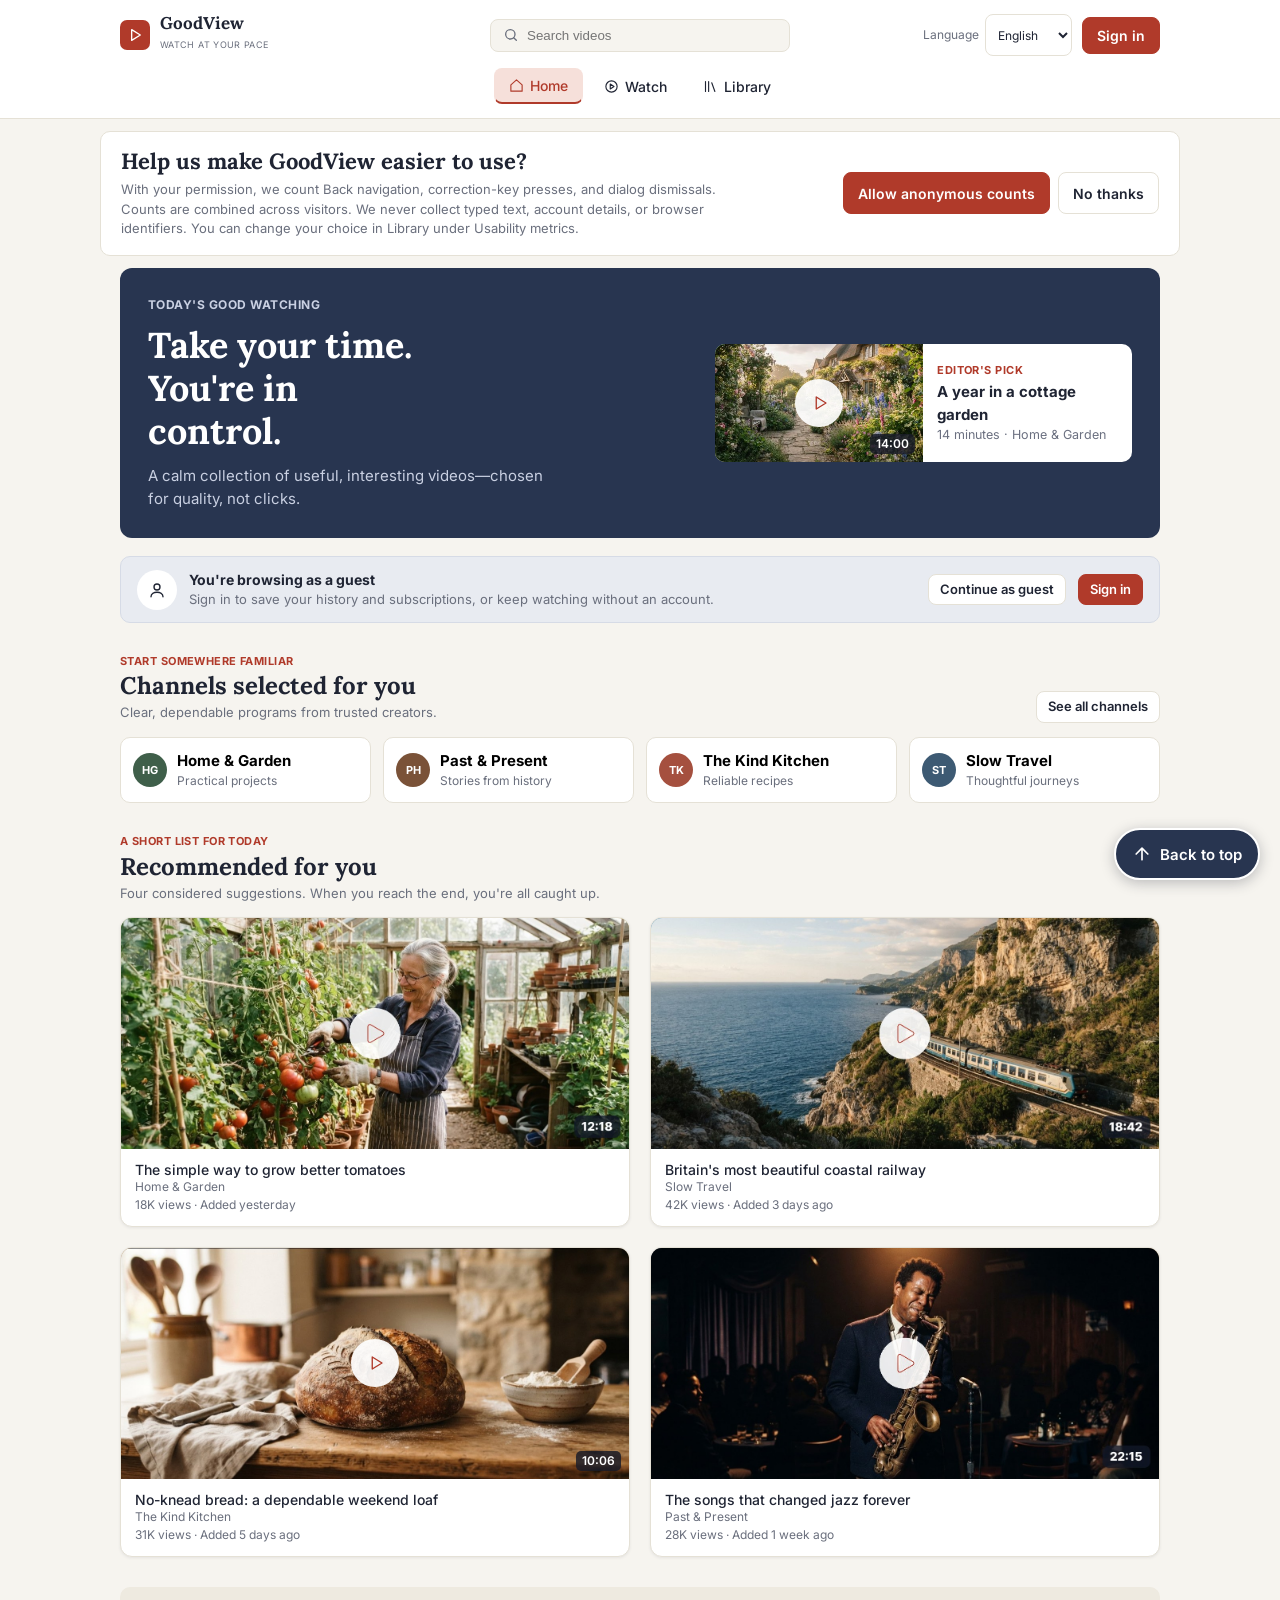
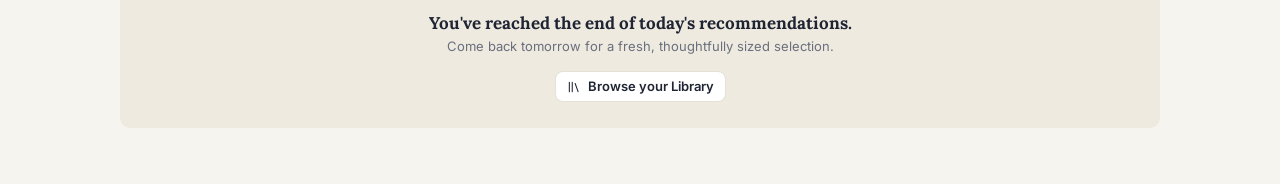
<file: index.html>
<!doctype html>
<html lang="en">
  <head>
    <meta charset="utf-8" />
    <meta name="viewport" content="width=device-width, initial-scale=1" />
    <link rel="preconnect" href="https://fonts.googleapis.com" />
    <link
      href="https://fonts.googleapis.com/css2?family=Inter:wght@400;500;600;700&family=Lora:wght@600;700&display=swap"
      rel="stylesheet"
    />
    <title>GoodView v4 – Formatted and split</title>
    <link rel="stylesheet" href="style.css" />
  </head>
  <body>
    <div class="top">
      <header>
        <a class="logo" href="#/"
          ><i
            ><svg
              width="16"
              height="16"
              viewBox="0 0 24 24"
              fill="none"
              stroke="#fff"
              stroke-width="2"
              stroke-linejoin="round"
            >
              <path d="M7 4l13 8-13 8z" /></svg></i
          ><span><b>GoodView</b><small>WATCH AT YOUR PACE</small></span></a
        >
        <input
          class="search"
          id="q"
          type="search"
          placeholder="Search videos"
          aria-label="Search videos"
          title="Search video titles and channels. Results update as you type."
        />
        <div class="account-actions">
          <label class="language-control" for="language-select">
            <span>Language</span>
            <select id="language-select" aria-label="Language">
              <option value="en">English</option>
              <option value="es">Español</option>
              <option value="fr">Français</option>
              <option value="zh-TW">繁體中文</option>
            </select>
          </label>
          <div class="account-menu-wrap" id="account-menu-wrap" hidden>
            <button
              class="avatar-button"
              id="account-menu-button"
              type="button"
              aria-label="Open account menu"
              aria-haspopup="true"
              aria-expanded="false"
              aria-controls="account-menu"
              title="Open shortcuts to your profile, videos, library, and sign-out."
            >GV</button>
            <div class="account-menu" id="account-menu" role="menu" aria-label="Account actions" hidden>
              <div class="account-menu-heading">
                <span class="account-menu-avatar">GV</span>
                <span><strong>GoodView member</strong><small>Demo account</small></span>
              </div>
              <button type="button" role="menuitem" data-account-action="profile" title="View your local demo profile.">Profile</button>
              <button type="button" role="menuitem" data-account-action="videos" title="View videos uploaded to your account.">Your videos</button>
              <button type="button" role="menuitem" data-account-action="saved" title="Open videos you saved to watch later.">Saved videos</button>
              <button type="button" role="menuitem" data-account-action="history" title="Review videos watched on this device.">Watch history</button>
              <button type="button" role="menuitem" data-account-action="subscriptions" title="Manage channels you follow.">Subscriptions</button>
              <button type="button" role="menuitem" data-account-action="metrics" title="View anonymous usability counts and change your sharing choice.">Usability metrics</button>
              <button class="account-menu-signout" type="button" role="menuitem" data-account-action="signout" title="Sign out of this demo account.">Sign out</button>
            </div>
          </div>
          <button class="btn red signin" id="signin" title="Open the demo sign-in form. No account is required to browse.">Sign in</button>
        </div>
      </header>
      <nav id="main-navigation" aria-label="Main" tabindex="-1">
        <a href="#/" data-r="home" title="Return to today's recommendations and channels.">Home</a
        ><a href="#/watch/1" data-r="watch" title="Watch the featured video.">Watch</a
        ><a href="#/library" data-r="library" title="Open saved videos, watch history, and subscriptions.">Library</a>
      </nav>
    </div>
    <section class="metrics-consent" id="metrics-consent" aria-labelledby="metrics-consent-title" hidden>
      <div>
        <h2 id="metrics-consent-title">Help us make GoodView easier to use?</h2>
        <p>With your permission, we count Back navigation, correction-key presses, and dialog dismissals. Counts are combined across visitors. We never collect typed text, account details, or browser identifiers. You can change your choice in Library under Usability metrics.</p>
      </div>
      <div class="metrics-consent-actions">
        <button class="btn red" type="button" data-metrics-consent="allow">Allow anonymous counts</button>
        <button class="btn" type="button" data-metrics-consent="decline">No thanks</button>
      </div>
    </section>
    <div class="metrics-sync-status" id="metrics-sync-status" role="status" aria-live="polite" hidden>
      <span id="metrics-sync-message"></span>
      <button class="btn sm" id="metrics-retry" type="button" hidden>Try again</button>
    </div>
    <main id="app"></main>
    <dialog class="login-dialog" id="login-dialog" aria-labelledby="login-title" aria-describedby="login-notice">
      <div class="login-heading">
        <div>
          <p class="eb">WELCOME TO GOODVIEW</p>
          <h2 id="login-title">Sign in</h2>
        </div>
        <button class="login-close" type="button" data-close-login aria-label="Close sign-in window" title="Close this window and return to browsing.">×</button>
      </div>
      <p class="login-intro">Save your videos and pick up where you left off.</p>
      <p class="login-notice" id="login-notice">Demo only: your details are not checked or sent anywhere. Please do not enter a real password.</p>
      <form class="login-form" id="login-form" autocomplete="off">
        <label for="login-email">Email address</label>
        <input id="login-email" name="email" type="email" autocomplete="off" required autofocus title="Enter an email address for the local demo sign-in." />
        <label for="login-password">Password</label>
        <input id="login-password" name="password" type="password" autocomplete="new-password" required title="Any password works in this local demo. Do not enter a real password." />
        <button class="btn red login-submit" type="submit" title="Continue into the demo with the entered details.">Sign in to demo</button>
        <button class="btn login-guest" type="button" data-act="guest" title="Browse without an account and dismiss the guest notice.">Continue as a guest</button>
      </form>
    </dialog>
    <dialog class="profile-dialog" id="profile-dialog" aria-labelledby="profile-title">
      <div class="login-heading">
        <div>
          <p class="eb">YOUR PROFILE</p>
          <h2 id="profile-title">GoodView member</h2>
        </div>
        <button class="login-close" type="button" data-close-profile aria-label="Close profile" title="Close your profile and return to the page.">×</button>
      </div>
      <p class="profile-description">This is a local demo account. Your profile details are not connected to an online account.</p>
      <button class="btn profile-done" type="button" data-close-profile title="Close your profile and return to the page.">Done</button>
    </dialog>
    <button class="back-to-top" id="back-to-top" type="button" aria-label="Back to top, main navigation" title="Scroll back to the main navigation at the top of the page.">
      <svg aria-hidden="true" width="20" height="20" viewBox="0 0 24 24" fill="none" stroke="currentColor" stroke-width="2" stroke-linecap="round" stroke-linejoin="round">
        <path d="M12 19V5M5 12l7-7 7 7" />
      </svg>
      <span>Back to top</span>
    </button>
    <div class="toast" id="toast" role="status"></div>

    <script src="i18n.js"></script>
    <script src="app.js"></script>
  </body>
</html>
</file>
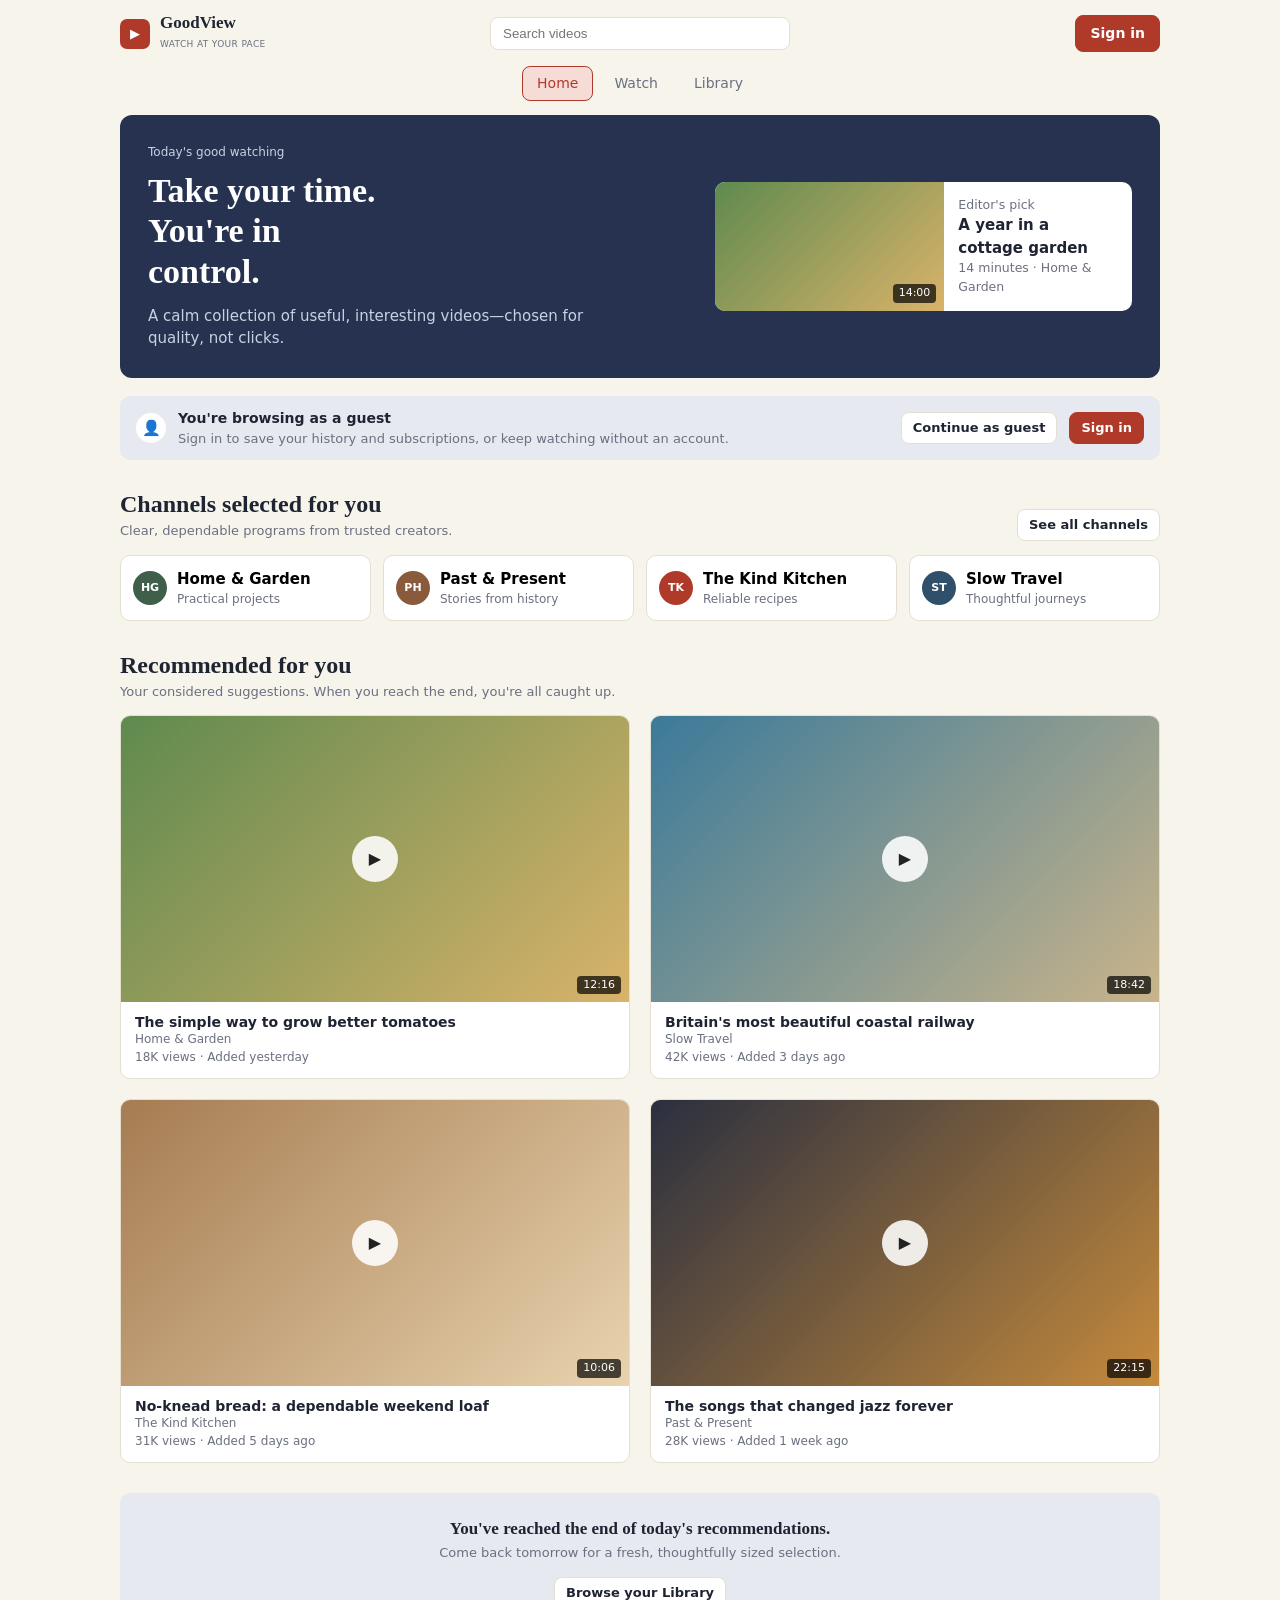
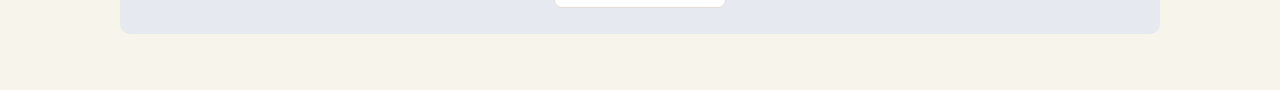
<file: versions/goodview-v1-first-build.html>
<!DOCTYPE html>
<html lang="en">
<head>
<meta charset="utf-8">
<meta name="viewport" content="width=device-width, initial-scale=1">
<title>GoodView v1 – First build (gradient placeholders)</title>
<style>
:root{--bg:#f7f4ec;--card:#fff;--ink:#1f2433;--mute:#6b7080;--line:#e4dfd2;--navy:#26324f;--red:#b03a2a;--redsoft:#f6dcd6;--green:#3f5f4a;--greensoft:#e3ece5;--guest:#e6e9ef;
--serif:"Source Serif 4",Georgia,"Times New Roman",serif;--sans:Inter,system-ui,-apple-system,"Segoe UI",sans-serif}
@media(prefers-color-scheme:dark){:root{--bg:#171a22;--card:#20242f;--ink:#eceef3;--mute:#9aa0b0;--line:#323746;--navy:#2c3a5c;--redsoft:#4a2a26;--greensoft:#243329;--guest:#262b38}}
*{box-sizing:border-box}
body{margin:0;background:var(--bg);color:var(--ink);font:15px/1.5 var(--sans)}
button{font:inherit;cursor:pointer}
:focus-visible{outline:2px solid var(--red);outline-offset:2px}
h1,h2,h3{font-family:var(--serif);margin:0;line-height:1.2}
header{display:grid;grid-template-columns:1fr auto 1fr;align-items:center;gap:16px;max-width:1080px;margin:0 auto;padding:14px 20px 4px}
.logo{display:flex;gap:10px;align-items:center;text-decoration:none;color:inherit}
.logo i{width:30px;height:30px;border-radius:7px;background:var(--red);display:grid;place-items:center;color:#fff;font-style:normal;font-size:13px}
.logo b{font:700 17px var(--serif);display:block;line-height:1}.logo small{font-size:9px;color:var(--mute);letter-spacing:.04em}
.search{width:300px;max-width:100%;padding:8px 12px;border:1px solid var(--line);border-radius:8px;background:var(--card);color:var(--ink)}
.signin{justify-self:end}
nav{display:flex;justify-content:center;gap:6px;padding:8px 0 14px;max-width:1080px;margin:0 auto}
nav a{padding:6px 14px;border-radius:8px;text-decoration:none;color:var(--mute);font-size:14px;border:1px solid transparent}
nav a.on{background:var(--redsoft);color:var(--red);border-color:var(--red)}
main{max-width:1080px;margin:0 auto;padding:0 20px 56px}
.btn{border:1px solid var(--line);background:var(--card);color:var(--ink);padding:7px 14px;border-radius:8px;font-weight:600;font-size:14px}
.btn.red{background:var(--red);border-color:var(--red);color:#fff}
.btn.sm{padding:5px 11px;font-size:13px}
.hero{background:var(--navy);color:#fff;border-radius:12px;padding:28px;display:grid;grid-template-columns:1.3fr 1fr;gap:24px;align-items:center}
.hero p{margin:12px 0 0;color:#c9d0e2;max-width:46ch}.hero h1{font-size:34px;max-width:14ch}
.hero .kicker{font-size:12px;color:#c9d0e2;margin-bottom:10px}
.pick{background:#fff;color:#1f2433;border-radius:10px;overflow:hidden;display:grid;grid-template-columns:1fr 1fr}
.pick .th{min-height:110px}.pick div:last-child{padding:14px;align-self:center}.pick small{display:block;color:#6b7080}
.guest{display:flex;align-items:center;gap:12px;background:var(--guest);border-radius:10px;padding:12px 16px;margin:18px 0}
.guest .av{width:30px;height:30px;border-radius:50%;background:var(--card);display:grid;place-items:center}
.guest p{margin:0;flex:1;font-size:13px;color:var(--mute)}.guest p b{display:block;color:var(--ink);font-size:14px}
section{margin-top:30px}
.sh{display:flex;justify-content:space-between;align-items:end;gap:12px;margin-bottom:14px}
.sh h2{font-size:24px}.sh p{margin:2px 0 0;color:var(--mute);font-size:13px}
.channels{display:grid;grid-template-columns:repeat(4,1fr);gap:12px}
.ch{display:flex;gap:10px;align-items:center;background:var(--card);border:1px solid var(--line);border-radius:10px;padding:12px;text-align:left}
.ch small{display:block;color:var(--mute);font-size:12px}
.badge{width:34px;height:34px;border-radius:50%;color:#fff;font-weight:700;font-size:11px;display:grid;place-items:center;flex:none}
.grid{display:grid;grid-template-columns:repeat(2,1fr);gap:20px}
.vc{background:var(--card);border:1px solid var(--line);border-radius:10px;overflow:hidden;cursor:pointer;text-align:left;padding:0;color:inherit;display:block;width:100%}
.vc:hover h3{text-decoration:underline}
.th{position:relative;aspect-ratio:16/9;background:var(--g)}
.th .play{position:absolute;inset:0;margin:auto;width:46px;height:46px;border-radius:50%;background:rgba(255,255,255,.88);display:grid;place-items:center;color:#222;font-size:16px}
.th .dur{position:absolute;right:8px;bottom:8px;background:rgba(0,0,0,.7);color:#fff;font-size:11px;padding:1px 6px;border-radius:4px}
.vc .body{padding:12px 14px}.vc h3{font:600 14px var(--sans)}.vc small{display:block;color:var(--mute);font-size:12px}
.end{background:var(--guest);border-radius:10px;padding:26px;text-align:center}
.end h3{font-size:17px}.end p{color:var(--mute);margin:4px 0 14px;font-size:13px}
.watch{display:grid;grid-template-columns:1fr 290px;gap:20px;margin-top:6px}
.crumbs{font-size:13px;color:var(--mute);display:flex;gap:12px;align-items:center;margin:4px 0 14px}
.player{border-radius:12px;overflow:hidden;position:relative;aspect-ratio:16/9;background:var(--g)}
.player .play{width:64px;height:64px;font-size:22px}
.ctrl{position:absolute;left:0;right:0;bottom:0;padding:10px 14px;background:linear-gradient(transparent,rgba(0,0,0,.7));color:#fff;font-size:12px}
.bar{height:4px;background:rgba(255,255,255,.35);border-radius:2px;margin-bottom:8px}.bar i{display:block;height:100%;width:26%;background:#e5533d;border-radius:2px}
.tag{display:inline-block;margin:16px 0 6px;background:var(--redsoft);color:var(--red);font-size:11px;font-weight:700;padding:2px 8px;border-radius:4px}
.watch h1{font-size:28px}.by{display:flex;align-items:center;gap:10px;margin:12px 0;font-size:13px}.by span{flex:1}.by small{color:var(--mute);display:block}
.side>*+*{margin-top:12px}
.box{background:var(--card);border:1px solid var(--line);border-radius:10px;padding:12px}
.toggle{display:flex;justify-content:space-between;align-items:center;font-size:13px}.toggle small{color:var(--mute);display:block;font-size:12px}
.sw{width:38px;height:22px;border-radius:11px;border:0;background:var(--line);position:relative}.sw::after{content:"";position:absolute;top:3px;left:3px;width:16px;height:16px;border-radius:50%;background:#fff;transition:left .15s}
.sw[aria-pressed=true]{background:var(--green)}.sw[aria-pressed=true]::after{left:19px}
.tabs{display:inline-flex;background:var(--card);border:1px solid var(--line);border-radius:8px;padding:3px}
.tabs button{border:0;background:none;padding:5px 12px;border-radius:6px;color:var(--mute);font-size:13px}.tabs .on{background:var(--redsoft);color:var(--red)}
.lib{display:grid;grid-template-columns:1fr 290px;gap:24px;margin-top:18px}
.day{font:600 12px var(--sans);color:var(--mute);margin:18px 0 8px}
.row{display:flex;gap:14px;align-items:center;background:var(--card);border:1px solid var(--line);border-radius:10px;padding:10px;margin-bottom:10px}
.row .th{width:96px;aspect-ratio:16/10;border-radius:6px;flex:none;cursor:pointer}.row .th .play{display:none}
.row .info{flex:1;font-size:14px;font-weight:600;font-family:var(--sans)}.row small{display:block;color:var(--mute);font-weight:400;font-size:12px}
.sub{display:flex;gap:10px;align-items:center;background:var(--card);border:1px solid var(--line);border-radius:10px;padding:12px;margin-bottom:10px}
.sub .t{flex:1;font-size:13px;font-weight:600}.sub small{display:block;color:var(--mute);font-weight:400}
.pill{background:var(--greensoft);color:var(--green);border-radius:6px;padding:4px 8px;font-size:12px;font-weight:600;margin-right:6px}
.note{background:var(--guest);border-radius:10px;padding:12px;font-size:12px;color:var(--mute)}
.empty{padding:30px;text-align:center;color:var(--mute);border:1px dashed var(--line);border-radius:10px}
.toast{position:fixed;bottom:20px;left:50%;transform:translateX(-50%);background:var(--ink);color:var(--bg);padding:9px 16px;border-radius:8px;font-size:13px;opacity:0;pointer-events:none;transition:opacity .2s}.toast.on{opacity:1}
@media(max-width:820px){header{grid-template-columns:1fr auto}.search{display:none}.hero,.watch,.lib{grid-template-columns:1fr}.channels{grid-template-columns:1fr 1fr}.grid{grid-template-columns:1fr}.hero h1{font-size:28px}}
@media(prefers-reduced-motion:reduce){*{transition:none!important}}
</style>
</head>
<body>
<header>
  <a class="logo" href="#/"><i>▶</i><span><b>GoodView</b><small>WATCH AT YOUR PACE</small></span></a>
  <input class="search" id="q" type="search" placeholder="Search videos" aria-label="Search videos">
  <button class="btn red signin" id="signin">Sign in</button>
</header>
<nav aria-label="Main"><a href="#/" data-r="home">Home</a><a href="#/watch/1" data-r="watch">Watch</a><a href="#/library" data-r="library">Library</a></nav>
<main id="app"></main>
<div class="toast" id="toast" role="status"></div>

<script>
/* ---------- DATA (edit freely; swap `img` for real thumbnails later) ---------- */
const CH={HG:{n:"Home & Garden",d:"Practical projects",c:"#3f5f4a",i:"HG"},PH:{n:"Past & Present",d:"Stories from history",c:"#8a5a3c",i:"PH"},TK:{n:"The Kind Kitchen",d:"Reliable recipes",c:"#b03a2a",i:"TK"},ST:{n:"Slow Travel",d:"Thoughtful journeys",c:"#2f4f6b",i:"ST"}};
const V=[
 {id:1,t:"The simple way to grow better tomatoes",ch:"HG",dur:"12:16",meta:"18K views · Added yesterday",g:"linear-gradient(135deg,#5f8a4f,#d9b36a)",by:"Gardener Michael Reed shares his dependable routine for healthier tomato plants—from choosing a sunny position to watering slowly and spotting the right time to feast."},
 {id:2,t:"Britain's most beautiful coastal railway",ch:"ST",dur:"18:42",meta:"42K views · Added 3 days ago",g:"linear-gradient(135deg,#3b7a9a,#c9b48a)",by:"A slow ride along cliffs and coves, with stops worth getting off the train for."},
 {id:3,t:"No-knead bread: a dependable weekend loaf",ch:"TK",dur:"10:06",meta:"31K views · Added 5 days ago",g:"linear-gradient(135deg,#a67c52,#e8d3ae)",by:"Four ingredients, almost no effort, and a crackling crust."},
 {id:4,t:"The songs that changed jazz forever",ch:"PH",dur:"22:15",meta:"28K views · Added 1 week ago",g:"linear-gradient(135deg,#2a2f3f,#c58a3c)",by:"Six recordings, and the stories behind how each one rewrote the rules."},
 {id:5,t:"Pruning roses without the guesswork",ch:"HG",dur:"8:34",meta:"Home & Garden · 8:34",g:"linear-gradient(135deg,#8aa86a,#e9c9c0)",by:"When, where and how much to cut."},
 {id:6,t:"Five herbs that thrive on a windowsill",ch:"TK",dur:"11:02",meta:"The Kind Kitchen · 11:02",g:"linear-gradient(135deg,#6f9a5c,#e8e2c4)",by:"Small pots, big flavour."},
 {id:7,t:"Better soil in three simple steps",ch:"HG",dur:"13:40",meta:"Home & Garden · 13:40",g:"linear-gradient(135deg,#6b4f3a,#a7b87a)",by:"Feed the ground and the garden follows."},
 {id:8,t:"How to organize old family photographs",ch:"PH",dur:"10:30",meta:"Keep & Remember · 12 minutes left",g:"linear-gradient(135deg,#8a7a68,#d8c9ad)",by:"Sort, label and store the pictures that matter."}
];
const byId=id=>V.find(v=>v.id==id);
/* ---------- STATE (saved in this browser only) ---------- */
const S=Object.assign({user:false,autoplay:false,subs:["HG","PH","ST"],saved:[],history:[
 {id:1,when:"Today",note:"8 minutes left · Watched today at 10:24 AM",cta:"Continue"},
 {id:3,when:"Today",note:"Finished · Watched today at 8:40 AM",cta:"Continue"},
 {id:2,when:"Yesterday",note:"6 minutes left · Watched yesterday",cta:"Continue"},
 {id:4,when:"Yesterday",note:"Finished · Watched yesterday",cta:"Continue"},
 {id:8,when:"Yesterday",note:"12 minutes left · Watched yesterday",cta:"Continue"}]},
 (()=>{try{return JSON.parse(localStorage.gv||"{}")}catch(e){return{}}})());
const save=()=>{try{localStorage.gv=JSON.stringify(S)}catch(e){}};
const toast=m=>{const t=document.getElementById("toast");t.textContent=m;t.classList.add("on");clearTimeout(toast.h);toast.h=setTimeout(()=>t.classList.remove("on"),2200)};
/* ---------- PIECES ---------- */
const th=(v,play=true)=>`<div class="th" style="--g:${v.g}">${play?'<span class="play">▶</span>':''}<span class="dur">${v.dur}</span></div>`;
const card=v=>`<button class="vc" data-go="${v.id}">${th(v)}<div class="body"><h3>${v.t}</h3><small>${CH[v.ch].n}</small><small>${v.meta}</small></div></button>`;
const guest=()=>S.user?"":`<div class="guest"><span class="av">👤</span><p><b>You're browsing as a guest</b>Sign in to save your history and subscriptions, or keep watching without an account.</p><button class="btn sm" data-act="guest">Continue as guest</button><button class="btn red sm" data-act="signin">Sign in</button></div>`;
/* ---------- VIEWS ---------- */
function home(q){
 const list=V.filter(v=>v.id<=4&&(!q||(v.t+CH[v.ch].n).toLowerCase().includes(q)));
 return `<div class="hero"><div><div class="kicker">Today's good watching</div><h1>Take your time. You're in control.</h1><p>A calm collection of useful, interesting videos—chosen for quality, not clicks.</p></div>
 <div class="pick">${th({g:"linear-gradient(135deg,#5f8a4f,#d9b36a)",dur:"14:00"},false)}<div><small>Editor's pick</small><b>A year in a cottage garden</b><small>14 minutes · Home & Garden</small></div></div></div>
 ${guest()}
 <section><div class="sh"><div><h2>Channels selected for you</h2><p>Clear, dependable programs from trusted creators.</p></div><button class="btn sm" data-act="chans">See all channels</button></div>
 <div class="channels">${Object.values(CH).map(c=>`<button class="ch"><span class="badge" style="background:${c.c}">${c.i}</span><span><b>${c.n}</b><small>${c.d}</small></span></button>`).join("")}</div></section>
 <section><div class="sh"><div><h2>Recommended for you</h2><p>Your considered suggestions. When you reach the end, you're all caught up.</p></div></div>
 ${list.length?`<div class="grid">${list.map(card).join("")}</div>`:`<div class="empty">No videos match “${q}”. Try a different word.</div>`}</section>
 <section class="end"><h3>You've reached the end of today's recommendations.</h3><p>Come back tomorrow for a fresh, thoughtfully sized selection.</p><button class="btn sm" data-r="#/library">Browse your Library</button></section>`;
}
function watch(id){
 const v=byId(id)||V[0],c=CH[v.ch],next=V.filter(x=>x.id!==v.id&&x.ch===v.ch||[5,6,7].includes(x.id)).filter(x=>x.id!==v.id).slice(0,3),sv=S.saved.includes(v.id);
 return `<div class="crumbs"><button class="btn sm" data-r="#/">‹ Back to Home</button><span>Now watching · ${c.n}</span></div>
 <div class="watch"><div><div class="player" style="--g:${v.g}"><span class="th" style="position:absolute;inset:0;background:none"><span class="play" id="pp">▶</span></span><div class="ctrl"><div class="bar"><i id="prog"></i></div><span id="ptime">3:18 / ${v.dur}</span></div></div>
 <span class="tag">${c.n.toUpperCase()}</span><h1>${v.t}</h1>
 <div class="by"><span class="badge" style="background:${c.c}">${c.i}</span><span><b>${c.n}</b><small>${v.meta.split(" · ").join(" · ")}</small></span><button class="btn sm" data-save="${v.id}">${sv?"Saved ✓":"Save to library"}</button></div><p style="color:var(--mute)">${v.by}</p></div>
 <aside class="side"><div class="box toggle"><span>Autoplay is ${S.autoplay?"on":"off"}<small>Nothing plays unless you choose it.</small></span><button class="sw" data-act="auto" aria-pressed="${S.autoplay}" aria-label="Autoplay"></button></div>
 <div><b>Watch next</b><div style="color:var(--mute);font-size:12px;margin:2px 0 10px">Three related videos. Choose when you're ready.</div>${next.map(card).join("")}</div></aside></div>${guest()}`;
}
let tab="history";
function library(){
 const hist=S.history,days=[...new Set(hist.map(h=>h.when))];
 const body=tab==="history"?`<div class="sh"><div><h2 style="font-size:20px">Watch history on this device</h2><p>Newest first. Nothing is shared without your permission.</p></div><button class="btn sm" data-act="clear">Clear history</button></div>
  ${hist.length?days.map(d=>`<div class="day">${d}</div>`+hist.filter(h=>h.when===d).map(h=>{const v=byId(h.id);return `<div class="row"><div data-go="${v.id}">${th(v,false)}</div><div class="info">${v.t}<small>${CH[v.ch].n}</small><small>${h.note}</small></div><button class="btn sm" data-go="${v.id}">▷ Continue</button></div>`}).join("")).join(""):`<div class="empty">Nothing here yet. Videos you watch will appear on this device.</div>`}`
 :tab==="saved"?`<div class="sh"><h2 style="font-size:20px">Saved videos</h2></div>${S.saved.length?S.saved.map(i=>byId(i)).map(v=>`<div class="row"><div data-go="${v.id}">${th(v,false)}</div><div class="info">${v.t}<small>${CH[v.ch].n}</small></div><button class="btn sm" data-unsave="${v.id}">Remove</button></div>`).join(""):`<div class="empty">No saved videos. Use “Save to library” on any video.</div>`}`
 :`<div class="sh"><h2 style="font-size:20px">Subscriptions</h2></div><div class="grid" style="grid-template-columns:1fr">${Object.keys(CH).map(k=>subRow(k)).join("")}</div>`;
 return `<section style="margin-top:6px"><div class="sh"><div><small style="color:var(--red);font-weight:700">YOUR VIEWING, YOUR CHOICE</small><h1 style="font-size:30px">Library</h1><p>Return to what you watched, saved, or subscribed to—all in one clear place.</p></div>
 <div class="tabs">${[["history","Watch history"],["saved","Saved videos"],["subs","Subscriptions"]].map(([k,l])=>`<button data-tab="${k}" class="${tab===k?"on":""}">${l}</button>`).join("")}</div></div>
 ${guest()}<div class="lib"><div>${body}</div><aside><b>Your subscriptions</b><div style="color:var(--mute);font-size:12px;margin:2px 0 10px">Choose exactly which channels appear on Home.</div>${S.subs.map(subRow).join("")}
 <div class="note"><b>What does subscribing do?</b><br>New videos from these channels appear near the top of Home. We won't turn on autoplay or send emails you ask.</div></aside></div></section>`;
}
const subRow=k=>{const c=CH[k],on=S.subs.includes(k);return `<div class="sub"><span class="badge" style="background:${c.c}">${c.i}</span><span class="t">${c.n}<small>2 new videos each week</small></span><span class="pill">${on?"✓ Subscribed":"Not subscribed"}</span><button class="btn sm" data-sub="${k}">${on?"Manage":"Subscribe"}</button></div>`};
/* ---------- ROUTER + EVENTS ---------- */
const app=document.getElementById("app");
function render(){
 const [,r,id]=(location.hash||"#/").split("/"),q=document.getElementById("q").value.trim().toLowerCase();
 const route=r==="watch"?"watch":r==="library"?"library":"home";
 document.querySelectorAll("nav a").forEach(a=>a.classList.toggle("on",a.dataset.r===route));
 document.getElementById("signin").textContent=S.user?"Sign out":"Sign in";
 app.innerHTML=route==="watch"?watch(id):route==="library"?library():home(q);
 document.title=(route==="watch"?(byId(id)||V[0]).t:route[0].toUpperCase()+route.slice(1))+" – GoodView · v1 – First build (gradient placeholders)";
}
addEventListener("hashchange",()=>{scrollTo(0,0);render()});
document.getElementById("q").addEventListener("input",()=>{if(location.hash&&location.hash!=="#/")location.hash="#/";else render()});
document.getElementById("signin").onclick=()=>{S.user=!S.user;save();toast(S.user?"Signed in (demo)":"Signed out");render()};
document.addEventListener("click",e=>{
 const t=e.target.closest("[data-go],[data-r],[data-act],[data-save],[data-unsave],[data-tab],[data-sub],#pp");if(!t)return;
 const d=t.dataset;
 if(t.id==="pp"){const p=document.getElementById("prog");t.textContent=t.textContent==="▶"?"❚❚":"▶";p.style.width=t.textContent==="❚❚"?"60%":"26%";return}
 if(d.go){location.hash="#/watch/"+d.go;return}
 if(d.r&&d.r[0]==="#"){location.hash=d.r;return}
 if(d.save){const i=+d.save;S.saved=S.saved.includes(i)?S.saved.filter(x=>x!==i):[...S.saved,i];save();toast(S.saved.includes(i)?"Saved to your library":"Removed from library");render()}
 if(d.unsave){S.saved=S.saved.filter(x=>x!==+d.unsave);save();render()}
 if(d.tab){tab=d.tab;render()}
 if(d.sub){const k=d.sub;S.subs=S.subs.includes(k)?S.subs.filter(x=>x!==k):[...S.subs,k];save();toast(S.subs.includes(k)?"Subscribed":"Unsubscribed");render()}
 if(d.act==="auto"){S.autoplay=!S.autoplay;save();render()}
 if(d.act==="clear"){S.history=[];save();toast("History cleared");render()}
 if(d.act==="signin"){S.user=true;save();toast("Signed in (demo)");render()}
 if(d.act==="guest"){S.user=false;toast("Continuing as a guest")}
 if(d.act==="chans")toast("All channels page: coming soon");
});
render();
</script>
</body>
</html>
</file>
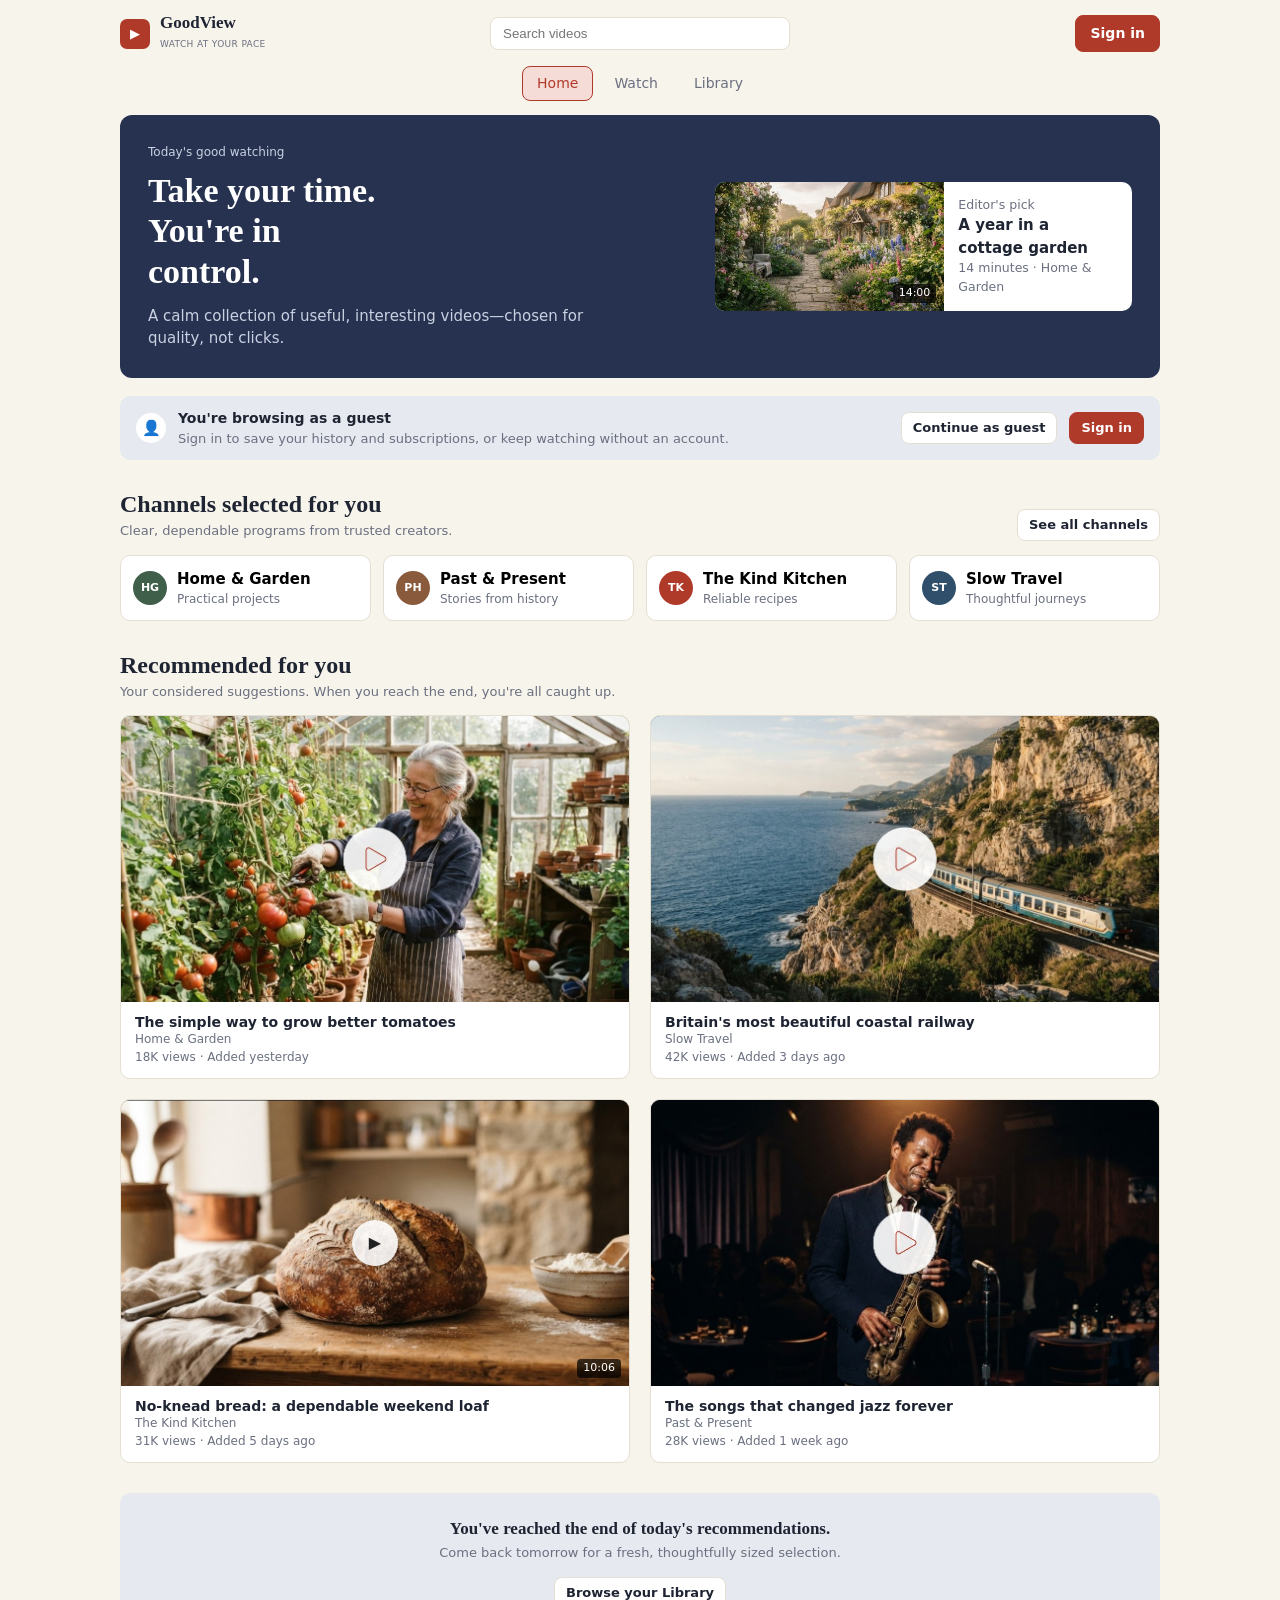
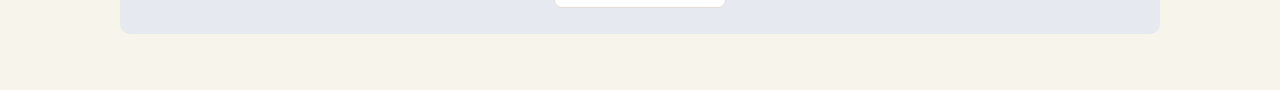
<file: versions/goodview-v2-real-thumbnails.html>
<!DOCTYPE html>
<html lang="en">
<head>
<meta charset="utf-8">
<meta name="viewport" content="width=device-width, initial-scale=1">
<title>GoodView v2 – Real thumbnails</title>
<style>
:root{--bg:#f7f4ec;--card:#fff;--ink:#1f2433;--mute:#6b7080;--line:#e4dfd2;--navy:#26324f;--red:#b03a2a;--redsoft:#f6dcd6;--green:#3f5f4a;--greensoft:#e3ece5;--guest:#e6e9ef;
--serif:"Source Serif 4",Georgia,"Times New Roman",serif;--sans:Inter,system-ui,-apple-system,"Segoe UI",sans-serif}
@media(prefers-color-scheme:dark){:root{--bg:#171a22;--card:#20242f;--ink:#eceef3;--mute:#9aa0b0;--line:#323746;--navy:#2c3a5c;--redsoft:#4a2a26;--greensoft:#243329;--guest:#262b38}}
*{box-sizing:border-box}
body{margin:0;background:var(--bg);color:var(--ink);font:15px/1.5 var(--sans)}
button{font:inherit;cursor:pointer}
:focus-visible{outline:2px solid var(--red);outline-offset:2px}
h1,h2,h3{font-family:var(--serif);margin:0;line-height:1.2}
header{display:grid;grid-template-columns:1fr auto 1fr;align-items:center;gap:16px;max-width:1080px;margin:0 auto;padding:14px 20px 4px}
.logo{display:flex;gap:10px;align-items:center;text-decoration:none;color:inherit}
.logo i{width:30px;height:30px;border-radius:7px;background:var(--red);display:grid;place-items:center;color:#fff;font-style:normal;font-size:13px}
.logo b{font:700 17px var(--serif);display:block;line-height:1}.logo small{font-size:9px;color:var(--mute);letter-spacing:.04em}
.search{width:300px;max-width:100%;padding:8px 12px;border:1px solid var(--line);border-radius:8px;background:var(--card);color:var(--ink)}
.signin{justify-self:end}
nav{display:flex;justify-content:center;gap:6px;padding:8px 0 14px;max-width:1080px;margin:0 auto}
nav a{padding:6px 14px;border-radius:8px;text-decoration:none;color:var(--mute);font-size:14px;border:1px solid transparent}
nav a.on{background:var(--redsoft);color:var(--red);border-color:var(--red)}
main{max-width:1080px;margin:0 auto;padding:0 20px 56px}
.btn{border:1px solid var(--line);background:var(--card);color:var(--ink);padding:7px 14px;border-radius:8px;font-weight:600;font-size:14px}
.btn.red{background:var(--red);border-color:var(--red);color:#fff}
.btn.sm{padding:5px 11px;font-size:13px}
.hero{background:var(--navy);color:#fff;border-radius:12px;padding:28px;display:grid;grid-template-columns:1.3fr 1fr;gap:24px;align-items:center}
.hero p{margin:12px 0 0;color:#c9d0e2;max-width:46ch}.hero h1{font-size:34px;max-width:14ch}
.hero .kicker{font-size:12px;color:#c9d0e2;margin-bottom:10px}
.pick{background:#fff;color:#1f2433;border-radius:10px;overflow:hidden;display:grid;grid-template-columns:1fr 1fr}
.pick .th{min-height:110px}.pick div:last-child{padding:14px;align-self:center}.pick small{display:block;color:#6b7080}
.guest{display:flex;align-items:center;gap:12px;background:var(--guest);border-radius:10px;padding:12px 16px;margin:18px 0}
.guest .av{width:30px;height:30px;border-radius:50%;background:var(--card);display:grid;place-items:center}
.guest p{margin:0;flex:1;font-size:13px;color:var(--mute)}.guest p b{display:block;color:var(--ink);font-size:14px}
section{margin-top:30px}
.sh{display:flex;justify-content:space-between;align-items:end;gap:12px;margin-bottom:14px}
.sh h2{font-size:24px}.sh p{margin:2px 0 0;color:var(--mute);font-size:13px}
.channels{display:grid;grid-template-columns:repeat(4,1fr);gap:12px}
.ch{display:flex;gap:10px;align-items:center;background:var(--card);border:1px solid var(--line);border-radius:10px;padding:12px;text-align:left}
.ch small{display:block;color:var(--mute);font-size:12px}
.badge{width:34px;height:34px;border-radius:50%;color:#fff;font-weight:700;font-size:11px;display:grid;place-items:center;flex:none}
.grid{display:grid;grid-template-columns:repeat(2,1fr);gap:20px}
.vc{background:var(--card);border:1px solid var(--line);border-radius:10px;overflow:hidden;cursor:pointer;text-align:left;padding:0;color:inherit;display:block;width:100%}
.vc:hover h3{text-decoration:underline}
.th{position:relative;aspect-ratio:16/9;background:var(--g)}
.th img{position:absolute;inset:0;width:100%;height:100%;object-fit:cover}
.th .play{position:absolute;inset:0;margin:auto;width:46px;height:46px;border-radius:50%;background:rgba(255,255,255,.88);display:grid;place-items:center;color:#222;font-size:16px}
.th .dur{position:absolute;right:8px;bottom:8px;background:rgba(0,0,0,.7);color:#fff;font-size:11px;padding:1px 6px;border-radius:4px}
.vc .body{padding:12px 14px}.vc h3{font:600 14px var(--sans)}.vc small{display:block;color:var(--mute);font-size:12px}
.end{background:var(--guest);border-radius:10px;padding:26px;text-align:center}
.end h3{font-size:17px}.end p{color:var(--mute);margin:4px 0 14px;font-size:13px}
.watch{display:grid;grid-template-columns:1fr 290px;gap:20px;margin-top:6px}
.crumbs{font-size:13px;color:var(--mute);display:flex;gap:12px;align-items:center;margin:4px 0 14px}
.player{border-radius:12px;overflow:hidden;position:relative;aspect-ratio:16/9;background:var(--g)}
.player .play{width:64px;height:64px;font-size:22px}
.ctrl{position:absolute;left:0;right:0;bottom:0;padding:10px 14px;background:linear-gradient(transparent,rgba(0,0,0,.7));color:#fff;font-size:12px}
.bar{height:4px;background:rgba(255,255,255,.35);border-radius:2px;margin-bottom:8px}.bar i{display:block;height:100%;width:26%;background:#e5533d;border-radius:2px}
.tag{display:inline-block;margin:16px 0 6px;background:var(--redsoft);color:var(--red);font-size:11px;font-weight:700;padding:2px 8px;border-radius:4px}
.watch h1{font-size:28px}.by{display:flex;align-items:center;gap:10px;margin:12px 0;font-size:13px}.by span{flex:1}.by small{color:var(--mute);display:block}
.side>*+*{margin-top:12px}
.box{background:var(--card);border:1px solid var(--line);border-radius:10px;padding:12px}
.toggle{display:flex;justify-content:space-between;align-items:center;font-size:13px}.toggle small{color:var(--mute);display:block;font-size:12px}
.sw{width:38px;height:22px;border-radius:11px;border:0;background:var(--line);position:relative}.sw::after{content:"";position:absolute;top:3px;left:3px;width:16px;height:16px;border-radius:50%;background:#fff;transition:left .15s}
.sw[aria-pressed=true]{background:var(--green)}.sw[aria-pressed=true]::after{left:19px}
.tabs{display:inline-flex;background:var(--card);border:1px solid var(--line);border-radius:8px;padding:3px}
.tabs button{border:0;background:none;padding:5px 12px;border-radius:6px;color:var(--mute);font-size:13px}.tabs .on{background:var(--redsoft);color:var(--red)}
.lib{display:grid;grid-template-columns:1fr 290px;gap:24px;margin-top:18px}
.day{font:600 12px var(--sans);color:var(--mute);margin:18px 0 8px}
.row{display:flex;gap:14px;align-items:center;background:var(--card);border:1px solid var(--line);border-radius:10px;padding:10px;margin-bottom:10px}
.row .th{width:96px;aspect-ratio:16/10;border-radius:6px;flex:none;cursor:pointer}.row .th .play{display:none}
.row .info{flex:1;font-size:14px;font-weight:600;font-family:var(--sans)}.row small{display:block;color:var(--mute);font-weight:400;font-size:12px}
.sub{display:flex;gap:10px;align-items:center;background:var(--card);border:1px solid var(--line);border-radius:10px;padding:12px;margin-bottom:10px}
.sub .t{flex:1;font-size:13px;font-weight:600}.sub small{display:block;color:var(--mute);font-weight:400}
.pill{background:var(--greensoft);color:var(--green);border-radius:6px;padding:4px 8px;font-size:12px;font-weight:600;margin-right:6px}
.note{background:var(--guest);border-radius:10px;padding:12px;font-size:12px;color:var(--mute)}
.empty{padding:30px;text-align:center;color:var(--mute);border:1px dashed var(--line);border-radius:10px}
.toast{position:fixed;bottom:20px;left:50%;transform:translateX(-50%);background:var(--ink);color:var(--bg);padding:9px 16px;border-radius:8px;font-size:13px;opacity:0;pointer-events:none;transition:opacity .2s}.toast.on{opacity:1}
@media(max-width:820px){header{grid-template-columns:1fr auto}.search{display:none}.hero,.watch,.lib{grid-template-columns:1fr}.channels{grid-template-columns:1fr 1fr}.grid{grid-template-columns:1fr}.hero h1{font-size:28px}}
@media(prefers-reduced-motion:reduce){*{transition:none!important}}
</style>
</head>
<body>
<header>
  <a class="logo" href="#/"><i>▶</i><span><b>GoodView</b><small>WATCH AT YOUR PACE</small></span></a>
  <input class="search" id="q" type="search" placeholder="Search videos" aria-label="Search videos">
  <button class="btn red signin" id="signin">Sign in</button>
</header>
<nav aria-label="Main"><a href="#/" data-r="home">Home</a><a href="#/watch/1" data-r="watch">Watch</a><a href="#/library" data-r="library">Library</a></nav>
<main id="app"></main>
<div class="toast" id="toast" role="status"></div>

<script>
/* ---------- DATA (edit freely; swap `img` for real thumbnails later) ---------- */
const CH={HG:{n:"Home & Garden",d:"Practical projects",c:"#3f5f4a",i:"HG"},PH:{n:"Past & Present",d:"Stories from history",c:"#8a5a3c",i:"PH"},TK:{n:"The Kind Kitchen",d:"Reliable recipes",c:"#b03a2a",i:"TK"},ST:{n:"Slow Travel",d:"Thoughtful journeys",c:"#2f4f6b",i:"ST"}};
const V=[
 {id:1,img:"../images/tomatoes.jpg",baked:1,t:"The simple way to grow better tomatoes",ch:"HG",dur:"12:18",meta:"18K views · Added yesterday",g:"linear-gradient(135deg,#5f8a4f,#d9b36a)",by:"Gardener Michael Reed shares his dependable routine for healthier tomato plants—from choosing a sunny position to watering slowly and spotting the right time to feast."},
 {id:2,img:"../images/coast.jpg",baked:1,t:"Britain's most beautiful coastal railway",ch:"ST",dur:"18:42",meta:"42K views · Added 3 days ago",g:"linear-gradient(135deg,#3b7a9a,#c9b48a)",by:"A slow ride along cliffs and coves, with stops worth getting off the train for."},
 {id:3,img:"../images/bread.jpg",t:"No-knead bread: a dependable weekend loaf",ch:"TK",dur:"10:06",meta:"31K views · Added 5 days ago",g:"linear-gradient(135deg,#a67c52,#e8d3ae)",by:"Four ingredients, almost no effort, and a crackling crust."},
 {id:4,img:"../images/jazz.jpg",baked:1,t:"The songs that changed jazz forever",ch:"PH",dur:"22:15",meta:"28K views · Added 1 week ago",g:"linear-gradient(135deg,#2a2f3f,#c58a3c)",by:"Six recordings, and the stories behind how each one rewrote the rules."},
 {id:5,img:"../images/roses.jpg",baked:1,t:"Pruning roses without the guesswork",ch:"HG",dur:"8:34",meta:"Home & Garden · 8:34",g:"linear-gradient(135deg,#8aa86a,#e9c9c0)",by:"When, where and how much to cut."},
 {id:6,img:"../images/herbs.jpg",baked:1,t:"Five herbs that thrive on a windowsill",ch:"TK",dur:"11:02",meta:"The Kind Kitchen · 11:02",g:"linear-gradient(135deg,#6f9a5c,#e8e2c4)",by:"Small pots, big flavour."},
 {id:7,img:"../images/soil.jpg",baked:1,t:"Better soil in three simple steps",ch:"HG",dur:"13:40",meta:"Home & Garden · 13:40",g:"linear-gradient(135deg,#6b4f3a,#a7b87a)",by:"Feed the ground and the garden follows."},
 {id:8,img:"../images/photos.jpg",t:"How to organize old family photographs",ch:"PH",dur:"16:30",meta:"Keep & Remember · 12 minutes left",g:"linear-gradient(135deg,#8a7a68,#d8c9ad)",by:"Sort, label and store the pictures that matter."}
];
const byId=id=>V.find(v=>v.id==id);
/* ---------- STATE (saved in this browser only) ---------- */
const S=Object.assign({user:false,autoplay:false,subs:["HG","PH","ST"],saved:[],history:[
 {id:1,when:"Today",note:"8 minutes left · Watched today at 10:24 AM",cta:"Continue"},
 {id:3,when:"Today",note:"Finished · Watched today at 8:40 AM",cta:"Continue"},
 {id:2,when:"Yesterday",note:"6 minutes left · Watched yesterday",cta:"Continue"},
 {id:4,when:"Yesterday",note:"Finished · Watched yesterday",cta:"Continue"},
 {id:8,when:"Yesterday",note:"12 minutes left · Watched yesterday",cta:"Continue"}]},
 (()=>{try{return JSON.parse(localStorage.gv||"{}")}catch(e){return{}}})());
const save=()=>{try{localStorage.gv=JSON.stringify(S)}catch(e){}};
const toast=m=>{const t=document.getElementById("toast");t.textContent=m;t.classList.add("on");clearTimeout(toast.h);toast.h=setTimeout(()=>t.classList.remove("on"),2200)};
/* ---------- PIECES ---------- */
const th=(v,play=true)=>`<div class="th" style="--g:${v.g}">${v.img?`<img src="${v.img}" alt="" loading="lazy">`:''}${play&&!v.baked?'<span class="play">▶</span>':''}${v.baked?'':`<span class="dur">${v.dur}</span>`}</div>`;
const card=v=>`<button class="vc" data-go="${v.id}">${th(v)}<div class="body"><h3>${v.t}</h3><small>${CH[v.ch].n}</small><small>${v.meta}</small></div></button>`;
const guest=()=>S.user?"":`<div class="guest"><span class="av">👤</span><p><b>You're browsing as a guest</b>Sign in to save your history and subscriptions, or keep watching without an account.</p><button class="btn sm" data-act="guest">Continue as guest</button><button class="btn red sm" data-act="signin">Sign in</button></div>`;
/* ---------- VIEWS ---------- */
function home(q){
 const list=V.filter(v=>v.id<=4&&(!q||(v.t+CH[v.ch].n).toLowerCase().includes(q)));
 return `<div class="hero"><div><div class="kicker">Today's good watching</div><h1>Take your time. You're in control.</h1><p>A calm collection of useful, interesting videos—chosen for quality, not clicks.</p></div>
 <div class="pick">${th({g:"#5f8a4f",img:"../images/cottage.jpg",dur:"14:00"},false)}<div><small>Editor's pick</small><b>A year in a cottage garden</b><small>14 minutes · Home & Garden</small></div></div></div>
 ${guest()}
 <section><div class="sh"><div><h2>Channels selected for you</h2><p>Clear, dependable programs from trusted creators.</p></div><button class="btn sm" data-act="chans">See all channels</button></div>
 <div class="channels">${Object.values(CH).map(c=>`<button class="ch"><span class="badge" style="background:${c.c}">${c.i}</span><span><b>${c.n}</b><small>${c.d}</small></span></button>`).join("")}</div></section>
 <section><div class="sh"><div><h2>Recommended for you</h2><p>Your considered suggestions. When you reach the end, you're all caught up.</p></div></div>
 ${list.length?`<div class="grid">${list.map(card).join("")}</div>`:`<div class="empty">No videos match “${q}”. Try a different word.</div>`}</section>
 <section class="end"><h3>You've reached the end of today's recommendations.</h3><p>Come back tomorrow for a fresh, thoughtfully sized selection.</p><button class="btn sm" data-r="#/library">Browse your Library</button></section>`;
}
function watch(id){
 const v=byId(id)||V[0],c=CH[v.ch],next=V.filter(x=>x.id!==v.id&&x.ch===v.ch||[5,6,7].includes(x.id)).filter(x=>x.id!==v.id).slice(0,3),sv=S.saved.includes(v.id);
 return `<div class="crumbs"><button class="btn sm" data-r="#/">‹ Back to Home</button><span>Now watching · ${c.n}</span></div>
 <div class="watch"><div><div class="player" style="--g:${v.g}"><span class="th" style="position:absolute;inset:0;background:none">${v.img?`<img src="${v.img}" alt="">`:""}<span class="play" id="pp"${v.baked?' style="opacity:0"':""}>▶</span></span><div class="ctrl"><div class="bar"><i id="prog"></i></div><span id="ptime">3:18 / ${v.dur}</span></div></div>
 <span class="tag">${c.n.toUpperCase()}</span><h1>${v.t}</h1>
 <div class="by"><span class="badge" style="background:${c.c}">${c.i}</span><span><b>${c.n}</b><small>${v.meta.split(" · ").join(" · ")}</small></span><button class="btn sm" data-save="${v.id}">${sv?"Saved ✓":"Save to library"}</button></div><p style="color:var(--mute)">${v.by}</p></div>
 <aside class="side"><div class="box toggle"><span>Autoplay is ${S.autoplay?"on":"off"}<small>Nothing plays unless you choose it.</small></span><button class="sw" data-act="auto" aria-pressed="${S.autoplay}" aria-label="Autoplay"></button></div>
 <div><b>Watch next</b><div style="color:var(--mute);font-size:12px;margin:2px 0 10px">Three related videos. Choose when you're ready.</div>${next.map(card).join("")}</div></aside></div>${guest()}`;
}
let tab="history";
function library(){
 const hist=S.history,days=[...new Set(hist.map(h=>h.when))];
 const body=tab==="history"?`<div class="sh"><div><h2 style="font-size:20px">Watch history on this device</h2><p>Newest first. Nothing is shared without your permission.</p></div><button class="btn sm" data-act="clear">Clear history</button></div>
  ${hist.length?days.map(d=>`<div class="day">${d}</div>`+hist.filter(h=>h.when===d).map(h=>{const v=byId(h.id);return `<div class="row"><div data-go="${v.id}">${th(v,false)}</div><div class="info">${v.t}<small>${CH[v.ch].n}</small><small>${h.note}</small></div><button class="btn sm" data-go="${v.id}">▷ Continue</button></div>`}).join("")).join(""):`<div class="empty">Nothing here yet. Videos you watch will appear on this device.</div>`}`
 :tab==="saved"?`<div class="sh"><h2 style="font-size:20px">Saved videos</h2></div>${S.saved.length?S.saved.map(i=>byId(i)).map(v=>`<div class="row"><div data-go="${v.id}">${th(v,false)}</div><div class="info">${v.t}<small>${CH[v.ch].n}</small></div><button class="btn sm" data-unsave="${v.id}">Remove</button></div>`).join(""):`<div class="empty">No saved videos. Use “Save to library” on any video.</div>`}`
 :`<div class="sh"><h2 style="font-size:20px">Subscriptions</h2></div><div class="grid" style="grid-template-columns:1fr">${Object.keys(CH).map(k=>subRow(k)).join("")}</div>`;
 return `<section style="margin-top:6px"><div class="sh"><div><small style="color:var(--red);font-weight:700">YOUR VIEWING, YOUR CHOICE</small><h1 style="font-size:30px">Library</h1><p>Return to what you watched, saved, or subscribed to—all in one clear place.</p></div>
 <div class="tabs">${[["history","Watch history"],["saved","Saved videos"],["subs","Subscriptions"]].map(([k,l])=>`<button data-tab="${k}" class="${tab===k?"on":""}">${l}</button>`).join("")}</div></div>
 ${guest()}<div class="lib"><div>${body}</div><aside><b>Your subscriptions</b><div style="color:var(--mute);font-size:12px;margin:2px 0 10px">Choose exactly which channels appear on Home.</div>${S.subs.map(subRow).join("")}
 <div class="note"><b>What does subscribing do?</b><br>New videos from these channels appear near the top of Home. We won't turn on autoplay or send emails you ask.</div></aside></div></section>`;
}
const subRow=k=>{const c=CH[k],on=S.subs.includes(k);return `<div class="sub"><span class="badge" style="background:${c.c}">${c.i}</span><span class="t">${c.n}<small>2 new videos each week</small></span><span class="pill">${on?"✓ Subscribed":"Not subscribed"}</span><button class="btn sm" data-sub="${k}">${on?"Manage":"Subscribe"}</button></div>`};
/* ---------- ROUTER + EVENTS ---------- */
const app=document.getElementById("app");
function render(){
 const [,r,id]=(location.hash||"#/").split("/"),q=document.getElementById("q").value.trim().toLowerCase();
 const route=r==="watch"?"watch":r==="library"?"library":"home";
 document.querySelectorAll("nav a").forEach(a=>a.classList.toggle("on",a.dataset.r===route));
 document.getElementById("signin").textContent=S.user?"Sign out":"Sign in";
 app.innerHTML=route==="watch"?watch(id):route==="library"?library():home(q);
 document.title=(route==="watch"?(byId(id)||V[0]).t:route[0].toUpperCase()+route.slice(1))+" – GoodView · v2 – Real thumbnails";
}
addEventListener("hashchange",()=>{scrollTo(0,0);render()});
document.getElementById("q").addEventListener("input",()=>{if(location.hash&&location.hash!=="#/")location.hash="#/";else render()});
document.getElementById("signin").onclick=()=>{S.user=!S.user;save();toast(S.user?"Signed in (demo)":"Signed out");render()};
document.addEventListener("click",e=>{
 const t=e.target.closest("[data-go],[data-r],[data-act],[data-save],[data-unsave],[data-tab],[data-sub],#pp");if(!t)return;
 const d=t.dataset;
 if(t.id==="pp"){const p=document.getElementById("prog");t.textContent=t.textContent==="▶"?"❚❚":"▶";p.style.width=t.textContent==="❚❚"?"60%":"26%";return}
 if(d.go){location.hash="#/watch/"+d.go;return}
 if(d.r&&d.r[0]==="#"){location.hash=d.r;return}
 if(d.save){const i=+d.save;S.saved=S.saved.includes(i)?S.saved.filter(x=>x!==i):[...S.saved,i];save();toast(S.saved.includes(i)?"Saved to your library":"Removed from library");render()}
 if(d.unsave){S.saved=S.saved.filter(x=>x!==+d.unsave);save();render()}
 if(d.tab){tab=d.tab;render()}
 if(d.sub){const k=d.sub;S.subs=S.subs.includes(k)?S.subs.filter(x=>x!==k):[...S.subs,k];save();toast(S.subs.includes(k)?"Subscribed":"Unsubscribed");render()}
 if(d.act==="auto"){S.autoplay=!S.autoplay;save();render()}
 if(d.act==="clear"){S.history=[];save();toast("History cleared");render()}
 if(d.act==="signin"){S.user=true;save();toast("Signed in (demo)");render()}
 if(d.act==="guest"){S.user=false;toast("Continuing as a guest")}
 if(d.act==="chans")toast("All channels page: coming soon");
});
render();
</script>
</body>
</html>
</file>
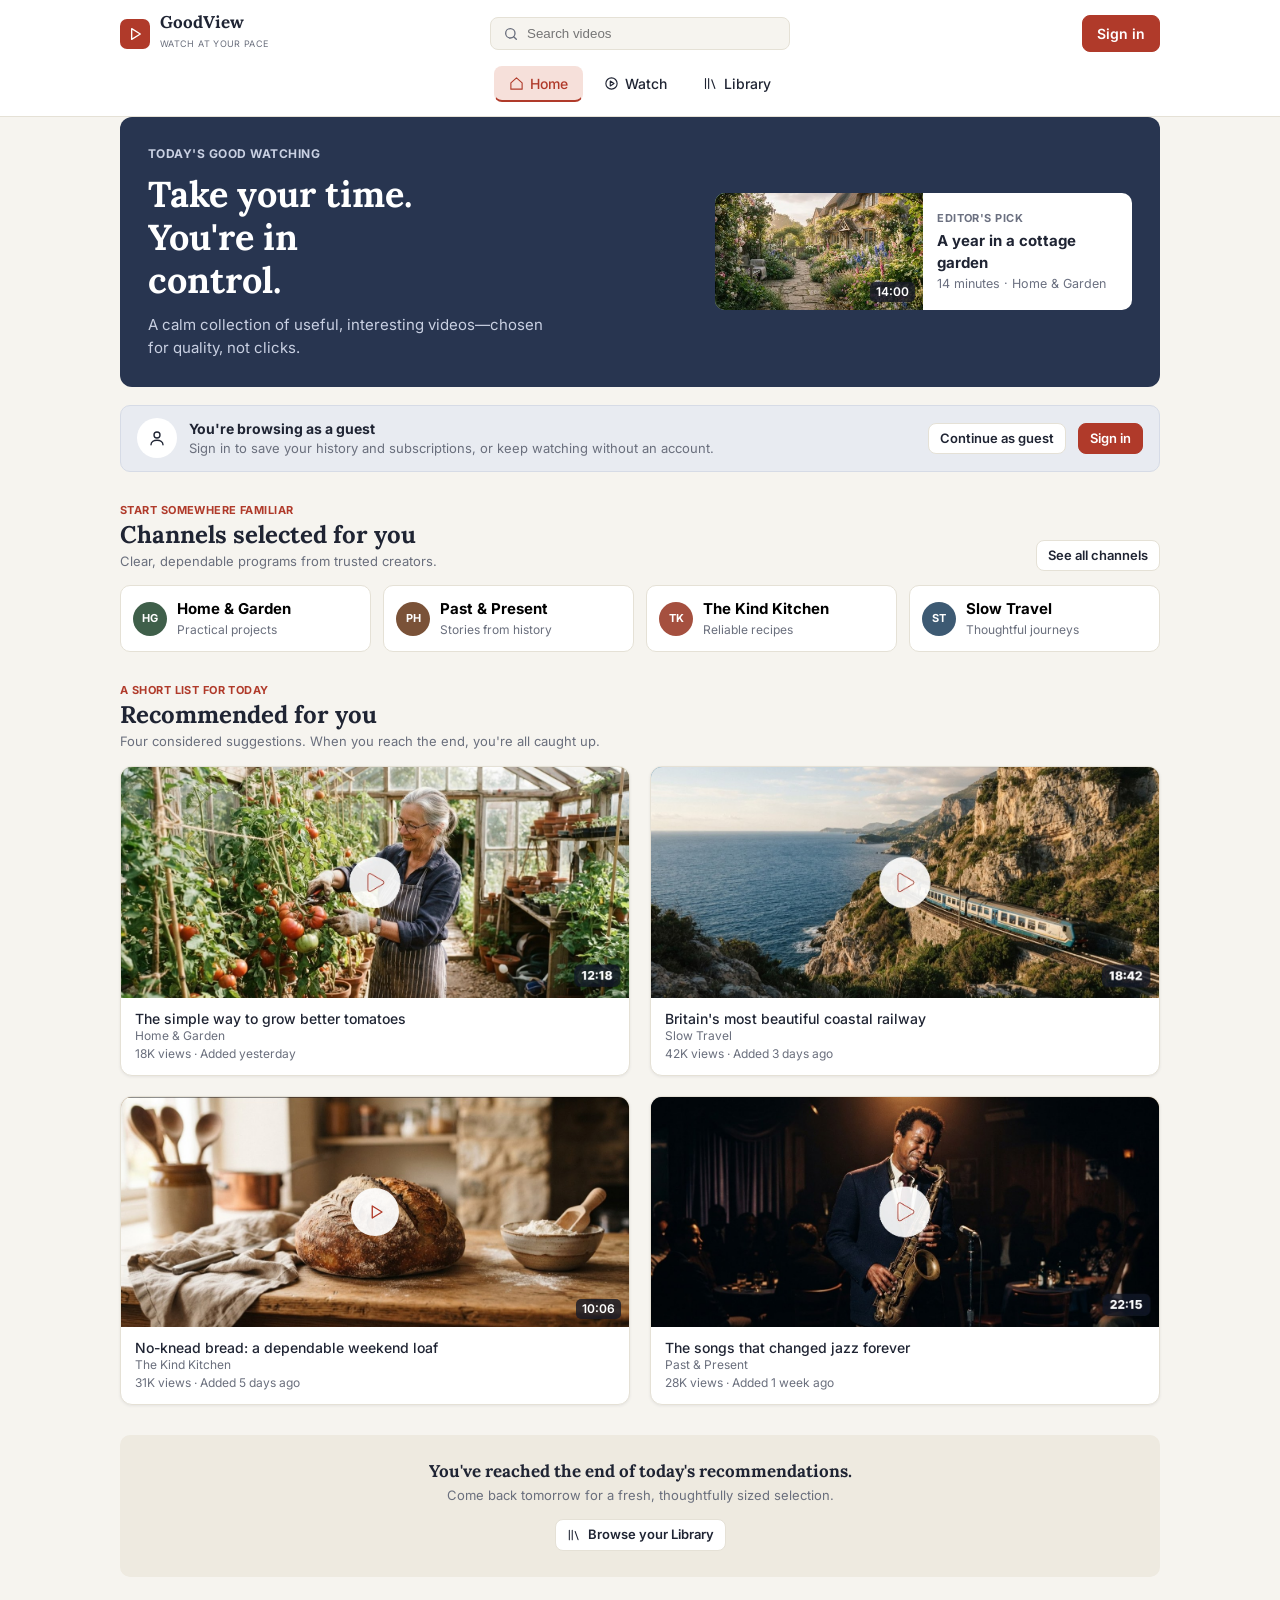
<file: versions/goodview-v3-figma-match.html>
<!DOCTYPE html>
<html lang="en">
<head>
<meta charset="utf-8">
<meta name="viewport" content="width=device-width, initial-scale=1">
<link rel="preconnect" href="https://fonts.googleapis.com"><link href="https://fonts.googleapis.com/css2?family=Inter:wght@400;500;600;700&family=Lora:wght@600;700&display=swap" rel="stylesheet">
<title>GoodView v3 – Figma match</title>
<style>
:root{--bg:#f7f4ec;--card:#fff;--ink:#1f2433;--mute:#6b7080;--line:#e4dfd2;--navy:#26324f;--red:#b03a2a;--redsoft:#f6dcd6;--green:#3f5f4a;--greensoft:#e3ece5;--guest:#e6e9ef;
--serif:"Source Serif 4",Georgia,"Times New Roman",serif;--sans:Inter,system-ui,-apple-system,"Segoe UI",sans-serif}
*{box-sizing:border-box}
body{margin:0;background:var(--bg);color:var(--ink);font:15px/1.5 var(--sans)}
button{font:inherit;cursor:pointer}
:focus-visible{outline:2px solid var(--red);outline-offset:2px}
h1,h2,h3{font-family:var(--serif);margin:0;line-height:1.2}
header{display:grid;grid-template-columns:1fr auto 1fr;align-items:center;gap:16px;max-width:1080px;margin:0 auto;padding:14px 20px 4px}
.logo{display:flex;gap:10px;align-items:center;text-decoration:none;color:inherit}
.logo i{width:30px;height:30px;border-radius:7px;background:var(--red);display:grid;place-items:center;color:#fff;font-style:normal;font-size:13px}
.logo b{font:700 17px var(--serif);display:block;line-height:1}.logo small{font-size:9px;color:var(--mute);letter-spacing:.04em}
.search{width:300px;max-width:100%;padding:8px 12px;border:1px solid var(--line);border-radius:8px;background:var(--card);color:var(--ink)}
.signin{justify-self:end}
nav{display:flex;justify-content:center;gap:6px;padding:8px 0 14px;max-width:1080px;margin:0 auto}
nav a{padding:6px 14px;border-radius:8px;text-decoration:none;color:var(--mute);font-size:14px;border:1px solid transparent}
nav a.on{background:var(--redsoft);color:var(--red);border-color:var(--red)}
main{max-width:1080px;margin:0 auto;padding:0 20px 56px}
.btn{border:1px solid var(--line);background:var(--card);color:var(--ink);padding:7px 14px;border-radius:8px;font-weight:600;font-size:14px}
.btn.red{background:var(--red);border-color:var(--red);color:#fff}
.btn.sm{padding:5px 11px;font-size:13px}
.hero{background:var(--navy);color:#fff;border-radius:12px;padding:28px;display:grid;grid-template-columns:1.3fr 1fr;gap:24px;align-items:center}
.hero p{margin:12px 0 0;color:#c9d0e2;max-width:46ch}.hero h1{font-size:34px;max-width:14ch}
.hero .kicker{font-size:12px;color:#c9d0e2;margin-bottom:10px}
.pick{background:#fff;color:#1f2433;border-radius:10px;overflow:hidden;display:grid;grid-template-columns:1fr 1fr}
.pick .th{min-height:110px}.pick div:last-child{padding:14px;align-self:center}.pick small{display:block;color:#6b7080}
.guest{display:flex;align-items:center;gap:12px;background:var(--guest);border-radius:10px;padding:12px 16px;margin:18px 0}
.guest .av{width:30px;height:30px;border-radius:50%;background:var(--card);display:grid;place-items:center}
.guest p{margin:0;flex:1;font-size:13px;color:var(--mute)}.guest p b{display:block;color:var(--ink);font-size:14px}
section{margin-top:30px}
.sh{display:flex;justify-content:space-between;align-items:end;gap:12px;margin-bottom:14px}
.sh h2{font-size:24px}.sh p{margin:2px 0 0;color:var(--mute);font-size:13px}
.channels{display:grid;grid-template-columns:repeat(4,1fr);gap:12px}
.ch{display:flex;gap:10px;align-items:center;background:var(--card);border:1px solid var(--line);border-radius:10px;padding:12px;text-align:left}
.ch small{display:block;color:var(--mute);font-size:12px}
.badge{width:34px;height:34px;border-radius:50%;color:#fff;font-weight:700;font-size:11px;display:grid;place-items:center;flex:none}
.grid{display:grid;grid-template-columns:repeat(2,1fr);gap:20px}
.vc{background:var(--card);border:1px solid var(--line);border-radius:10px;overflow:hidden;cursor:pointer;text-align:left;padding:0;color:inherit;display:block;width:100%}
.vc:hover h3{text-decoration:underline}
.th{position:relative;aspect-ratio:16/9;background:var(--g)}
.th img{position:absolute;inset:0;width:100%;height:100%;object-fit:cover}
.th .play{position:absolute;inset:0;margin:auto;width:46px;height:46px;border-radius:50%;background:rgba(255,255,255,.88);display:grid;place-items:center;color:#222;font-size:16px}
.th .dur{position:absolute;right:8px;bottom:8px;background:rgba(0,0,0,.7);color:#fff;font-size:11px;padding:1px 6px;border-radius:4px}
.vc .body{padding:12px 14px}.vc h3{font:600 14px var(--sans)}.vc small{display:block;color:var(--mute);font-size:12px}
.end{background:var(--guest);border-radius:10px;padding:26px;text-align:center}
.end h3{font-size:17px}.end p{color:var(--mute);margin:4px 0 14px;font-size:13px}
.watch{display:grid;grid-template-columns:1fr 290px;gap:20px;margin-top:6px}
.crumbs{font-size:13px;color:var(--mute);display:flex;gap:12px;align-items:center;margin:4px 0 14px}
.player{border-radius:12px;overflow:hidden;position:relative;aspect-ratio:16/9;background:var(--g)}
.player .play{width:64px;height:64px;font-size:22px}
.ctrl{position:absolute;left:0;right:0;bottom:0;padding:10px 14px;background:linear-gradient(transparent,rgba(0,0,0,.7));color:#fff;font-size:12px}
.bar{height:4px;background:rgba(255,255,255,.35);border-radius:2px;margin-bottom:8px}.bar i{display:block;height:100%;width:26%;background:#e5533d;border-radius:2px}
.tag{display:inline-block;margin:16px 0 6px;background:var(--redsoft);color:var(--red);font-size:11px;font-weight:700;padding:2px 8px;border-radius:4px}
.watch h1{font-size:28px}.by{display:flex;align-items:center;gap:10px;margin:12px 0;font-size:13px}.by span{flex:1}.by small{color:var(--mute);display:block}
.side>*+*{margin-top:12px}
.box{background:var(--card);border:1px solid var(--line);border-radius:10px;padding:12px}
.toggle{display:flex;justify-content:space-between;align-items:center;font-size:13px}.toggle small{color:var(--mute);display:block;font-size:12px}
.sw{width:38px;height:22px;border-radius:11px;border:0;background:var(--line);position:relative}.sw::after{content:"";position:absolute;top:3px;left:3px;width:16px;height:16px;border-radius:50%;background:#fff;transition:left .15s}
.sw[aria-pressed=true]{background:var(--green)}.sw[aria-pressed=true]::after{left:19px}
.tabs{display:inline-flex;background:var(--card);border:1px solid var(--line);border-radius:8px;padding:3px}
.tabs button{border:0;background:none;padding:5px 12px;border-radius:6px;color:var(--mute);font-size:13px}.tabs .on{background:var(--redsoft);color:var(--red)}
.lib{display:grid;grid-template-columns:1fr 290px;gap:24px;margin-top:18px}
.day{font:600 12px var(--sans);color:var(--mute);margin:18px 0 8px}
.row{display:flex;gap:14px;align-items:center;background:var(--card);border:1px solid var(--line);border-radius:10px;padding:10px;margin-bottom:10px}
.row .th{width:96px;aspect-ratio:16/10;border-radius:6px;flex:none;cursor:pointer}.row .th .play{display:none}
.row .info{flex:1;font-size:14px;font-weight:600;font-family:var(--sans)}.row small{display:block;color:var(--mute);font-weight:400;font-size:12px}
.sub{display:flex;gap:10px;align-items:center;background:var(--card);border:1px solid var(--line);border-radius:10px;padding:12px;margin-bottom:10px}
.sub .t{flex:1;font-size:13px;font-weight:600}.sub small{display:block;color:var(--mute);font-weight:400}
.pill{background:var(--greensoft);color:var(--green);border-radius:6px;padding:4px 8px;font-size:12px;font-weight:600;margin-right:6px}
.note{background:var(--guest);border-radius:10px;padding:12px;font-size:12px;color:var(--mute)}
.empty{padding:30px;text-align:center;color:var(--mute);border:1px dashed var(--line);border-radius:10px}
.toast{position:fixed;bottom:20px;left:50%;transform:translateX(-50%);background:var(--ink);color:var(--bg);padding:9px 16px;border-radius:8px;font-size:13px;opacity:0;pointer-events:none;transition:opacity .2s}.toast.on{opacity:1}
@media(max-width:820px){header{grid-template-columns:1fr auto}.search{display:none}.hero,.watch,.lib{grid-template-columns:1fr}.channels{grid-template-columns:1fr 1fr}.grid{grid-template-columns:1fr}.hero h1{font-size:28px}}
@media(prefers-reduced-motion:reduce){*{transition:none!important}}
/* ---- Figma match ---- */
:root{--bg:#f6f4ef;--line:#e5e1d6;--navy:#283550;--red:#b03a2a;--redsoft:#f6e0da;--green:#3a6b4a;--greensoft:#e3eee6;--guest:#e8ebf1;--mute:#6a6f7d;--serif:Lora,Georgia,serif}
.top{background:#fff;border-bottom:1px solid var(--line)}
h1,h2,h3,.logo b{font-family:var(--serif);font-weight:700}
.search{padding-left:36px;background:#f6f4ef url("data:image/svg+xml,%3Csvg xmlns='http://www.w3.org/2000/svg' width='16' height='16' viewBox='0 0 24 24' fill='none' stroke='%236a6f7d' stroke-width='2' stroke-linecap='round'%3E%3Ccircle cx='11' cy='11' r='7'/%3E%3Cpath d='M20 20l-4-4'/%3E%3C/svg%3E") 12px center no-repeat}
nav a{display:inline-flex;align-items:center;gap:6px;color:var(--ink);font-weight:500}
nav a.on{color:var(--red);border-color:transparent;border-bottom:2px solid var(--red)}
.ic{flex:none}
.btn{display:inline-flex;align-items:center;gap:7px}
.eb{display:block;color:var(--red);font-weight:700;font-size:11px;letter-spacing:.04em;text-transform:uppercase;margin-bottom:3px}
.kicker{text-transform:uppercase;font-weight:700;font-size:11px;letter-spacing:.04em;color:#f1cbc3}
.hero h1{font-size:36px;max-width:12ch}
.guest{border:1px solid #d6dbe6}.guest .av{width:40px;height:40px}
.th .play{background:rgba(255,255,255,.92);color:var(--red);width:48px;height:48px}.th .play .ic{margin-left:2px}
.th .dur{background:rgba(25,28,40,.82);font-weight:600;font-size:12px;border-radius:5px}
.vc{box-shadow:0 1px 3px rgba(40,40,60,.08);border-radius:12px}.vc .th{aspect-ratio:2.2/1}
.vc h3{font-family:var(--sans);font-weight:500;font-size:14px}
.end{background:#eeeae0}
.player{border-radius:16px;box-shadow:0 8px 24px rgba(30,30,40,.18)}.player .play{width:64px;height:64px}
.bar i{position:relative}.bar i::after{content:"";position:absolute;right:-6px;top:-4px;width:12px;height:12px;border-radius:50%;background:#fff}
.ctrl{padding:14px 18px}.cb{display:flex;align-items:center;gap:10px}
.pb{width:40px;height:40px;border-radius:50%;background:#fff;color:#222;display:grid;place-items:center}
.pill2{display:inline-flex;align-items:center;gap:7px;background:rgba(255,255,255,.16);padding:9px 12px;border-radius:9px;font-weight:600;font-size:13px}.pill2.sq{padding:9px 10px}
.tag{text-transform:uppercase;border-radius:999px;padding:4px 10px}
.watch h1{font-size:32px}.by .badge{width:44px;height:44px}
.row{padding:12px;gap:16px}.tw{width:160px;flex:none;cursor:pointer}
.row .th{width:100%;aspect-ratio:16/10;border-radius:8px;overflow:hidden}
.pg{position:absolute;left:0;bottom:0;height:4px;background:var(--red)}
.row .info{font-weight:500;font-size:15px}.row .btn{padding:9px 14px}
.dots{background:#f1efe9;border-color:transparent;color:var(--mute)}
.day{display:flex;align-items:center;gap:12px;color:var(--ink);font-size:14px;font-weight:700}.day::after{content:"";flex:1;height:1px;background:var(--line)}
.sub{display:block;padding:14px}.sub .top2{display:flex;gap:12px;align-items:center;margin-bottom:12px}
.badge.big{width:44px;height:44px;font-size:13px}
.sub .acts{display:flex;gap:8px}.pill{flex:1;display:inline-flex;align-items:center;gap:6px;padding:9px 12px;margin:0;font-size:13px;font-weight:500}
.tabs{background:#ebe7dc;border-color:transparent}.tabs .on{background:#fff;box-shadow:0 1px 3px rgba(0,0,0,.1);color:var(--red);font-weight:600}
.note b{display:flex;gap:8px;align-items:center;color:var(--ink);font-weight:500;margin-bottom:6px}
</style>
</head>
<body>
<div class="top"><header>
  <a class="logo" href="#/"><i><svg width="16" height="16" viewBox="0 0 24 24" fill="none" stroke="#fff" stroke-width="2" stroke-linejoin="round"><path d="M7 4l13 8-13 8z"/></svg></i><span><b>GoodView</b><small>WATCH AT YOUR PACE</small></span></a>
  <input class="search" id="q" type="search" placeholder="Search videos" aria-label="Search videos">
  <button class="btn red signin" id="signin">Sign in</button>
</header>
<nav aria-label="Main"><a href="#/" data-r="home">Home</a><a href="#/watch/1" data-r="watch">Watch</a><a href="#/library" data-r="library">Library</a></nav></div>
<main id="app"></main>
<div class="toast" id="toast" role="status"></div>

<script>
/* ---------- DATA (edit freely; swap `img` for real thumbnails later) ---------- */
const I={home:'<path d="M3 11l9-8 9 8v10H3z"/>',watch:'<circle cx="12" cy="12" r="9"/><path d="M10 8l6 4-6 4z"/>',lib:'<path d="M4 4v16M9 4v16M14 6l5 14"/>',user:'<circle cx="12" cy="8" r="4"/><path d="M4 21c0-4 4-6 8-6s8 2 8 6"/>',trash:'<path d="M4 7h16M9 7V4h6v3M6 7l1 13h10l1-13"/>',back:'<path d="M19 12H5M11 6l-6 6 6 6"/>',mark:'<path d="M6 3h12v18l-6-4-6 4z"/>',vol:'<path d="M4 9v6h4l5 4V5L8 9zM16 9c2 2 2 4 0 6"/>',cc:'<rect x="3" y="5" width="18" height="14" rx="2"/><path d="M7 10h4M7 14h6M14 10h3"/>',fs:'<path d="M4 9V4h5M20 9V4h-5M4 15v5h5M20 15v5h-5"/>',check:'<path d="M5 12l5 5 9-10"/>',help:'<circle cx="12" cy="12" r="9"/><path d="M9.5 9.5a2.5 2.5 0 015 0c0 2-2.5 2-2.5 4M12 17v.5"/>',play:'<path d="M7 4l13 8-13 8z"/>'};
const ic=(n,z=16)=>`<svg class="ic" width="${z}" height="${z}" viewBox="0 0 24 24" fill="none" stroke="currentColor" stroke-width="1.8" stroke-linecap="round" stroke-linejoin="round">${I[n]}</svg>`;
const thp=v=>th(v,false).replace(/<\/div>$/,'<i class="pg" style="width:'+(30+v.id*9%45)+'%"></i></div>');
const CH={HG:{n:"Home & Garden",d:"Practical projects",c:"#3f5f4a",i:"HG"},PH:{n:"Past & Present",d:"Stories from history",c:"#7a5238",i:"PH"},TK:{n:"The Kind Kitchen",d:"Reliable recipes",c:"#a5503f",i:"TK"},ST:{n:"Slow Travel",d:"Thoughtful journeys",c:"#3d5a73",i:"ST"}};
const V=[
 {id:1,img:"../images/tomatoes.jpg",baked:1,t:"The simple way to grow better tomatoes",ch:"HG",dur:"12:18",meta:"18K views · Added yesterday",g:"linear-gradient(135deg,#5f8a4f,#d9b36a)",by:"Gardener Michael Reed shares his dependable routine for healthier tomato plants—from choosing a sunny position to watering slowly and spotting the right time to feast."},
 {id:2,img:"../images/coast.jpg",baked:1,t:"Britain's most beautiful coastal railway",ch:"ST",dur:"18:42",meta:"42K views · Added 3 days ago",g:"linear-gradient(135deg,#3b7a9a,#c9b48a)",by:"A slow ride along cliffs and coves, with stops worth getting off the train for."},
 {id:3,img:"../images/bread.jpg",t:"No-knead bread: a dependable weekend loaf",ch:"TK",dur:"10:06",meta:"31K views · Added 5 days ago",g:"linear-gradient(135deg,#a67c52,#e8d3ae)",by:"Four ingredients, almost no effort, and a crackling crust."},
 {id:4,img:"../images/jazz.jpg",baked:1,t:"The songs that changed jazz forever",ch:"PH",dur:"22:15",meta:"28K views · Added 1 week ago",g:"linear-gradient(135deg,#2a2f3f,#c58a3c)",by:"Six recordings, and the stories behind how each one rewrote the rules."},
 {id:5,img:"../images/roses.jpg",baked:1,t:"Pruning roses without the guesswork",ch:"HG",dur:"9:24",meta:"Home & Garden · 9:24",g:"linear-gradient(135deg,#8aa86a,#e9c9c0)",by:"When, where and how much to cut."},
 {id:6,img:"../images/herbs.jpg",baked:1,t:"Five herbs that thrive on a windowsill",ch:"TK",dur:"11:02",meta:"The Kind Kitchen · 11:02",g:"linear-gradient(135deg,#6f9a5c,#e8e2c4)",by:"Small pots, big flavour."},
 {id:7,img:"../images/soil.jpg",baked:1,t:"Better soil in three simple steps",ch:"HG",dur:"13:40",meta:"Home & Garden · 13:40",g:"linear-gradient(135deg,#6b4f3a,#a7b87a)",by:"Feed the ground and the garden follows."},
 {id:8,img:"../images/photos.jpg",t:"How to organize old family photographs",ch:"PH",dur:"16:30",meta:"Keep & Remember · 12 minutes left",g:"linear-gradient(135deg,#8a7a68,#d8c9ad)",by:"Sort, label and store the pictures that matter."}
];
const byId=id=>V.find(v=>v.id==id);
/* ---------- STATE (saved in this browser only) ---------- */
const S=Object.assign({user:false,autoplay:false,subs:["HG","PH","ST"],saved:[],history:[
 {id:1,when:"Today",note:"8 minutes left · Watched today at 10:24 AM",cta:"Continue"},
 {id:3,when:"Today",note:"Finished · Watched today at 8:40 AM",cta:"Continue"},
 {id:2,when:"Yesterday",note:"6 minutes left · Watched yesterday",cta:"Continue"},
 {id:4,when:"Yesterday",note:"Finished · Watched yesterday",cta:"Continue"},
 {id:8,when:"Yesterday",note:"12 minutes left · Watched yesterday",cta:"Continue"}]},
 (()=>{try{return JSON.parse(localStorage.gv||"{}")}catch(e){return{}}})());
const save=()=>{try{localStorage.gv=JSON.stringify(S)}catch(e){}};
const toast=m=>{const t=document.getElementById("toast");t.textContent=m;t.classList.add("on");clearTimeout(toast.h);toast.h=setTimeout(()=>t.classList.remove("on"),2200)};
/* ---------- PIECES ---------- */
const th=(v,play=true)=>`<div class="th" style="--g:${v.g}">${v.img?`<img src="${v.img}" alt="" loading="lazy">`:''}${play&&!v.baked?`<span class="play">${ic('play',18)}</span>`:''}${v.baked?'':`<span class="dur">${v.dur}</span>`}</div>`;
const card=v=>`<button class="vc" data-go="${v.id}">${th(v)}<div class="body"><h3>${v.t}</h3><small>${CH[v.ch].n}</small><small>${v.meta}</small></div></button>`;
const guest=(l="Sign in")=>S.user?"":`<div class="guest"><span class="av">${ic('user',18)}</span><p><b>You're browsing as a guest</b>Sign in to save your history and subscriptions, or keep watching without an account.</p><button class="btn sm" data-act="guest">Continue as guest</button><button class="btn red sm" data-act="signin">${l}</button></div>`;
/* ---------- VIEWS ---------- */
function home(q){
 const list=V.filter(v=>v.id<=4&&(!q||(v.t+CH[v.ch].n).toLowerCase().includes(q)));
 return `<div class="hero"><div><div class="kicker">Today's good watching</div><h1>Take your time. You're in control.</h1><p>A calm collection of useful, interesting videos—chosen for quality, not clicks.</p></div>
 <div class="pick">${th({g:"#5f8a4f",img:"../images/cottage.jpg",dur:"14:00"},false)}<div><small class="eb">Editor's pick</small><b>A year in a cottage garden</b><small>14 minutes · Home & Garden</small></div></div></div>
 ${guest()}
 <section><div class="sh"><div><small class="eb">Start somewhere familiar</small><h2>Channels selected for you</h2><p>Clear, dependable programs from trusted creators.</p></div><button class="btn sm" data-act="chans">See all channels</button></div>
 <div class="channels">${Object.values(CH).map(c=>`<button class="ch"><span class="badge" style="background:${c.c}">${c.i}</span><span><b>${c.n}</b><small>${c.d}</small></span></button>`).join("")}</div></section>
 <section><div class="sh"><div><small class="eb">A short list for today</small><h2>Recommended for you</h2><p>Four considered suggestions. When you reach the end, you're all caught up.</p></div></div>
 ${list.length?`<div class="grid">${list.map(card).join("")}</div>`:`<div class="empty">No videos match “${q}”. Try a different word.</div>`}</section>
 <section class="end"><h3>You've reached the end of today's recommendations.</h3><p>Come back tomorrow for a fresh, thoughtfully sized selection.</p><button class="btn sm" data-r="#/library">${ic('lib',14)} Browse your Library</button></section>`;
}
function watch(id){
 const v=byId(id)||V[0],c=CH[v.ch],next=V.filter(x=>x.id!==v.id&&x.ch===v.ch||[5,6,7].includes(x.id)).filter(x=>x.id!==v.id).slice(0,3),sv=S.saved.includes(v.id);
 return `<div class="crumbs"><button class="btn" data-r="#/">${ic('back')} Back to Home</button><span>Now watching · ${c.n}</span></div>
 <div class="watch"><div><div class="player" style="--g:${v.g}"><span class="th" style="position:absolute;inset:0;background:none">${v.img?`<img src="${v.img}" alt="">`:""}<span class="play" id="pp"${v.baked?' style="opacity:0"':""}>▶</span></span><div class="ctrl"><div class="bar"><i id="prog"></i></div><div class="cb"><span class="pb">${ic('play',18)}</span><span class="pill2">${ic('vol')} Volume</span><span>3:18 / ${v.dur}</span><span style="flex:1"></span><span class="pill2">${ic('cc')} Captions</span><span class="pill2 sq">${ic('fs')}</span></div></div></div>
 <span class="tag">${v.id==1?"Gardening guide":c.n}</span><h1>${v.t}</h1>
 <div class="by"><span class="badge" style="background:${c.c}">${c.i}</span><span><b>${c.n}</b><small>${v.meta.split(" · ").join(" · ")}</small></span><button class="btn sm" data-save="${v.id}">${ic('mark')} ${sv?"Saved":"Save to library"}</button></div><p style="color:var(--mute)">${v.by}</p></div>
 <aside class="side"><div class="box toggle"><span>Autoplay is ${S.autoplay?"on":"off"}<small>Nothing plays unless you choose it.</small></span><button class="sw" data-act="auto" aria-pressed="${S.autoplay}" aria-label="Autoplay"></button></div>
 <div><h2 style="font-size:20px">Watch next</h2><div style="color:var(--mute);font-size:12px;margin:2px 0 10px">Three related videos. Choose when you're ready.</div>${next.map(card).join("")}</div></aside></div>${guest("Sign in to save")}`;
}
let tab="history";
function library(){
 const hist=S.history,days=[...new Set(hist.map(h=>h.when))];
 const body=tab==="history"?`<div class="sh"><div><h2 style="font-size:20px">Watch history on this device</h2><p>Newest first. Nothing is shared without your permission.</p></div><button class="btn sm" data-act="clear">${ic('trash')} Clear history</button></div>
  ${hist.length?days.map(d=>`<div class="day">${d}</div>`+hist.filter(h=>h.when===d).map(h=>{const v=byId(h.id);return `<div class="row"><div class="tw" data-go="${v.id}">${thp(v)}</div><div class="info">${v.t}<small>${CH[v.ch].n}</small><small>${h.note}</small></div><button class="btn" data-go="${v.id}">${ic('play',14)} Continue</button><button class="btn dots" aria-label="More options">···</button></div>`}).join("")).join(""):`<div class="empty">Nothing here yet. Videos you watch will appear on this device.</div>`}`
 :tab==="saved"?`<div class="sh"><h2 style="font-size:20px">Saved videos</h2></div>${S.saved.length?S.saved.map(i=>byId(i)).map(v=>`<div class="row"><div data-go="${v.id}">${th(v,false)}</div><div class="info">${v.t}<small>${CH[v.ch].n}</small></div><button class="btn sm" data-unsave="${v.id}">Remove</button></div>`).join(""):`<div class="empty">No saved videos. Use “Save to library” on any video.</div>`}`
 :`<div class="sh"><h2 style="font-size:20px">Subscriptions</h2></div><div class="grid" style="grid-template-columns:1fr">${Object.keys(CH).map(k=>subRow(k)).join("")}</div>`;
 return `<section style="margin-top:6px"><div class="sh"><div><small class="eb">Your viewing, your choice</small><h1 style="font-size:30px">Library</h1><p>Return to what you watched, saved, or subscribed to—all in one clear place.</p></div>
 <div class="tabs">${[["history","Watch history"],["saved","Saved videos"],["subs","Subscriptions"]].map(([k,l])=>`<button data-tab="${k}" class="${tab===k?"on":""}">${l}</button>`).join("")}</div></div>
 ${guest()}<div class="lib"><div>${body}</div><aside><h2 style="font-size:19px">Your subscriptions</h2><div style="color:var(--mute);font-size:12px;margin:2px 0 10px">Choose exactly which channels appear on Home.</div>${S.subs.map(subRow).join("")}
 <div class="note"><b>${ic('help')} What does subscribing do?</b><br>New videos from these channels appear near the top of Home. We won't turn on autoplay or send emails unless you ask.</div></aside></div></section>`;
}
const subRow=k=>{const c=CH[k],on=S.subs.includes(k),f={PH:"1 new video each week",ST:"2 new videos each month"}[k]||"2 new videos each week";return `<div class="sub"><div class="top2"><span class="badge big" style="background:${c.c}">${c.i}</span><span class="t">${c.n}<small>${f}</small></span></div><div class="acts"><span class="pill">${on?ic('check',14)+" Subscribed":"Not subscribed"}</span><button class="btn sm" data-sub="${k}">${on?"Manage":"Subscribe"}</button></div></div>`};
/* ---------- ROUTER + EVENTS ---------- */
const app=document.getElementById("app");
function render(){
 const [,r,id]=(location.hash||"#/").split("/"),q=document.getElementById("q").value.trim().toLowerCase();
 const route=r==="watch"?"watch":r==="library"?"library":"home";
 document.querySelectorAll("nav a").forEach(a=>a.classList.toggle("on",a.dataset.r===route));
 document.getElementById("signin").textContent=S.user?"Sign out":(route==="watch"?"Sign in to save":"Sign in");
 document.querySelectorAll("nav a:not(:has(svg))").forEach(a=>a.insertAdjacentHTML("afterbegin",ic({home:"home",watch:"watch",library:"lib"}[a.dataset.r],15)));
 app.innerHTML=route==="watch"?watch(id):route==="library"?library():home(q);
 document.title=(route==="watch"?(byId(id)||V[0]).t:route[0].toUpperCase()+route.slice(1))+" – GoodView · v3 – Figma match";
}
addEventListener("hashchange",()=>{scrollTo(0,0);render()});
document.getElementById("q").addEventListener("input",()=>{if(location.hash&&location.hash!=="#/")location.hash="#/";else render()});
document.getElementById("signin").onclick=()=>{S.user=!S.user;save();toast(S.user?"Signed in (demo)":"Signed out");render()};
document.addEventListener("click",e=>{
 const t=e.target.closest("[data-go],[data-r],[data-act],[data-save],[data-unsave],[data-tab],[data-sub],#pp");if(!t)return;
 const d=t.dataset;
 if(t.id==="pp"){const p=document.getElementById("prog");t.textContent=t.textContent==="▶"?"❚❚":"▶";p.style.width=t.textContent==="❚❚"?"60%":"26%";return}
 if(d.go){location.hash="#/watch/"+d.go;return}
 if(d.r&&d.r[0]==="#"){location.hash=d.r;return}
 if(d.save){const i=+d.save;S.saved=S.saved.includes(i)?S.saved.filter(x=>x!==i):[...S.saved,i];save();toast(S.saved.includes(i)?"Saved to your library":"Removed from library");render()}
 if(d.unsave){S.saved=S.saved.filter(x=>x!==+d.unsave);save();render()}
 if(d.tab){tab=d.tab;render()}
 if(d.sub){const k=d.sub;S.subs=S.subs.includes(k)?S.subs.filter(x=>x!==k):[...S.subs,k];save();toast(S.subs.includes(k)?"Subscribed":"Unsubscribed");render()}
 if(d.act==="auto"){S.autoplay=!S.autoplay;save();render()}
 if(d.act==="clear"){S.history=[];save();toast("History cleared");render()}
 if(d.act==="signin"){S.user=true;save();toast("Signed in (demo)");render()}
 if(d.act==="guest"){S.user=false;toast("Continuing as a guest")}
 if(d.act==="chans")toast("All channels page: coming soon");
});
render();
</script>
</body>
</html>
</file>
<file: style.css>
:root {
  --bg: #f7f4ec;
  --card: #fff;
  --ink: #1f2433;
  --mute: #6b7080;
  --line: #e4dfd2;
  --navy: #26324f;
  --red: #b03a2a;
  --redsoft: #f6dcd6;
  --green: #3f5f4a;
  --greensoft: #e3ece5;
  --guest: #e6e9ef;
  --serif: "Source Serif 4", Georgia, "Times New Roman", serif;
  --sans: Inter, system-ui, -apple-system, "Segoe UI", sans-serif;
}
* {
  box-sizing: border-box;
}
body {
  margin: 0;
  background: var(--bg);
  color: var(--ink);
  font: 15px/1.5 var(--sans);
}
button {
  font: inherit;
  cursor: pointer;
}
:focus-visible {
  outline: 2px solid var(--red);
  outline-offset: 2px;
}
h1,
h2,
h3 {
  font-family: var(--serif);
  margin: 0;
  line-height: 1.2;
}
header {
  display: grid;
  grid-template-columns: 1fr auto 1fr;
  align-items: center;
  gap: 16px;
  max-width: 1080px;
  margin: 0 auto;
  padding: 14px 20px 4px;
}
.logo {
  display: flex;
  gap: 10px;
  align-items: center;
  text-decoration: none;
  color: inherit;
}
.logo i {
  width: 30px;
  height: 30px;
  border-radius: 7px;
  background: var(--red);
  display: grid;
  place-items: center;
  color: #fff;
  font-style: normal;
  font-size: 13px;
}
.logo b {
  font: 700 17px var(--serif);
  display: block;
  line-height: 1;
}
.logo small {
  font-size: 9px;
  color: var(--mute);
  letter-spacing: 0.04em;
}
.search {
  width: 300px;
  max-width: 100%;
  padding: 8px 12px;
  border: 1px solid var(--line);
  border-radius: 8px;
  background: var(--card);
  color: var(--ink);
}
.signin {
  justify-self: end;
}
.account-actions {
  display: flex;
  align-items: center;
  justify-self: end;
  gap: 10px;
}
.language-control {
  display: flex;
  align-items: center;
  gap: 6px;
  color: var(--mute);
  font-size: 12px;
}
.language-control select {
  min-height: 42px;
  max-width: 132px;
  padding: 6px 8px;
  border: 1px solid var(--line);
  border-radius: 8px;
  background: var(--card);
  color: var(--ink);
  font: inherit;
}
.account-menu-wrap {
  position: relative;
}
.avatar-button {
  width: 42px;
  height: 42px;
  display: grid;
  place-items: center;
  border: 2px solid #fff;
  border-radius: 50%;
  background: var(--navy);
  color: #fff;
  font-size: 13px;
  font-weight: 700;
  cursor: pointer;
}
.account-menu {
  position: absolute;
  z-index: 5;
  top: calc(100% + 10px);
  right: 0;
  width: min(290px, calc(100vw - 32px));
  padding: 8px;
  border: 1px solid var(--line);
  border-radius: 12px;
  background: var(--card);
  box-shadow: 0 12px 32px rgba(31, 36, 51, 0.18);
}
.account-menu[hidden],
.account-menu-wrap[hidden] {
  display: none;
}
.account-menu-heading {
  display: flex;
  align-items: center;
  gap: 12px;
  padding: 12px;
  border-bottom: 1px solid var(--line);
  margin-bottom: 6px;
}
.account-menu-heading > span:last-child {
  display: grid;
  gap: 3px;
}
.account-menu-heading strong {
  font-size: 15px;
}
.account-menu-heading small {
  color: var(--mute);
  font-size: 13px;
}
.account-menu-avatar {
  width: 44px;
  height: 44px;
  display: grid;
  place-items: center;
  border-radius: 50%;
  background: var(--navy);
  color: #fff;
  font-size: 13px;
  font-weight: 700;
}
.account-menu [role="menuitem"] {
  width: 100%;
  min-height: 44px;
  display: flex;
  align-items: center;
  padding: 8px 12px;
  border: 0;
  border-radius: 7px;
  background: transparent;
  color: var(--ink);
  font: inherit;
  font-size: 15px;
  text-align: left;
  cursor: pointer;
}
.account-menu [role="menuitem"]:hover,
.account-menu [role="menuitem"]:focus-visible {
  background: var(--bg);
}
.account-menu .account-menu-signout {
  border-top: 1px solid var(--line);
  border-radius: 0 0 7px 7px;
  margin-top: 5px;
  padding-top: 12px;
}
nav {
  display: flex;
  justify-content: center;
  gap: 6px;
  padding: 8px 0 14px;
  max-width: 1080px;
  margin: 0 auto;
}
nav a {
  padding: 6px 14px;
  border-radius: 8px;
  text-decoration: none;
  color: var(--mute);
  font-size: 14px;
  border: 1px solid transparent;
}
nav a.on {
  background: var(--redsoft);
  color: var(--red);
  border-color: var(--red);
}
main {
  max-width: 1080px;
  margin: 0 auto;
  padding: 0 20px 56px;
}
.btn {
  border: 1px solid var(--line);
  background: var(--card);
  color: var(--ink);
  padding: 7px 14px;
  border-radius: 8px;
  font-weight: 600;
  font-size: 14px;
}
.btn.red {
  background: var(--red);
  border-color: var(--red);
  color: #fff;
}
.btn.sm {
  padding: 5px 11px;
  font-size: 13px;
}
.hero {
  background: var(--navy);
  color: #fff;
  border-radius: 12px;
  padding: 28px;
  display: grid;
  grid-template-columns: 1.3fr 1fr;
  gap: 24px;
  align-items: center;
}
.hero p {
  margin: 12px 0 0;
  color: #c9d0e2;
  max-width: 46ch;
}
.hero h1 {
  font-size: 34px;
  max-width: 14ch;
}
.hero .kicker {
  font-size: 12px;
  color: #c9d0e2;
  margin-bottom: 10px;
}
.pick {
  background: #fff;
  color: #1f2433;
  border-radius: 10px;
  overflow: hidden;
  display: grid;
  grid-template-columns: 1fr 1fr;
  width: 100%;
  padding: 0;
  border: 0;
  font: inherit;
  text-align: left;
  cursor: pointer;
}
.pick:hover b {
  text-decoration: underline;
}
.pick .th {
  min-height: 110px;
}
.pick-copy {
  display: block;
  padding: 14px;
  align-self: center;
}
.pick-copy small {
  display: block;
  color: #6b7080;
}
.pick-copy .eb {
  color: var(--red);
}
.guest {
  display: flex;
  align-items: center;
  gap: 12px;
  background: var(--guest);
  border-radius: 10px;
  padding: 12px 16px;
  margin: 18px 0;
}
.guest .av {
  width: 30px;
  height: 30px;
  border-radius: 50%;
  background: var(--card);
  display: grid;
  place-items: center;
}
.guest p {
  margin: 0;
  flex: 1;
  font-size: 13px;
  color: var(--mute);
}
.guest p b {
  display: block;
  color: var(--ink);
  font-size: 14px;
}
section {
  margin-top: 30px;
}
.sh {
  display: flex;
  justify-content: space-between;
  align-items: end;
  gap: 12px;
  margin-bottom: 14px;
}
.sh h2 {
  font-size: 24px;
}
.sh p {
  margin: 2px 0 0;
  color: var(--mute);
  font-size: 13px;
}
.channels {
  display: grid;
  grid-template-columns: repeat(4, 1fr);
  gap: 12px;
}
.ch {
  display: flex;
  gap: 10px;
  align-items: center;
  background: var(--card);
  border: 1px solid var(--line);
  border-radius: 10px;
  padding: 12px;
  text-align: left;
}
.ch small {
  display: block;
  color: var(--mute);
  font-size: 12px;
}
.badge {
  width: 34px;
  height: 34px;
  border-radius: 50%;
  color: #fff;
  font-weight: 700;
  font-size: 11px;
  display: grid;
  place-items: center;
  flex: none;
}
.grid {
  display: grid;
  grid-template-columns: repeat(2, 1fr);
  gap: 20px;
}
.vc {
  background: var(--card);
  border: 1px solid var(--line);
  border-radius: 10px;
  overflow: hidden;
  cursor: pointer;
  text-align: left;
  padding: 0;
  color: inherit;
  display: block;
  width: 100%;
}
.vc:hover h3 {
  text-decoration: underline;
}
.th {
  position: relative;
  aspect-ratio: 16/9;
  background: var(--g);
}
.th img {
  position: absolute;
  inset: 0;
  width: 100%;
  height: 100%;
  object-fit: cover;
}
.th .play {
  position: absolute;
  inset: 0;
  margin: auto;
  width: 46px;
  height: 46px;
  border-radius: 50%;
  background: rgba(255, 255, 255, 0.88);
  display: grid;
  place-items: center;
  color: #222;
  font-size: 16px;
}
.th .dur {
  position: absolute;
  right: 8px;
  bottom: 8px;
  background: rgba(0, 0, 0, 0.7);
  color: #fff;
  font-size: 11px;
  padding: 1px 6px;
  border-radius: 4px;
}
.vc .body {
  padding: 12px 14px;
}
.vc h3 {
  font: 600 14px var(--sans);
}
.vc small {
  display: block;
  color: var(--mute);
  font-size: 12px;
}
.end {
  background: var(--guest);
  border-radius: 10px;
  padding: 26px;
  text-align: center;
}
.end h3 {
  font-size: 17px;
}
.end p {
  color: var(--mute);
  margin: 4px 0 14px;
  font-size: 13px;
}
.watch {
  display: grid;
  grid-template-columns: 1fr 290px;
  gap: 20px;
  margin-top: 6px;
}
.crumbs {
  font-size: 13px;
  color: var(--mute);
  display: flex;
  gap: 12px;
  align-items: center;
  margin: 4px 0 14px;
}
.player {
  border-radius: 12px;
  overflow: hidden;
  position: relative;
  aspect-ratio: 16/9;
  background: var(--g);
}
.player .play {
  width: 64px;
  height: 64px;
  font-size: 22px;
}
.ctrl {
  position: absolute;
  left: 0;
  right: 0;
  bottom: 0;
  padding: 10px 14px;
  background: linear-gradient(transparent, rgba(0, 0, 0, 0.7));
  color: #fff;
  font-size: 12px;
}
.bar {
  height: 4px;
  background: rgba(255, 255, 255, 0.35);
  border-radius: 2px;
  margin-bottom: 8px;
}
.bar i {
  display: block;
  height: 100%;
  width: 26%;
  background: #e5533d;
  border-radius: 2px;
}
.tag {
  display: inline-block;
  margin: 16px 0 6px;
  background: var(--redsoft);
  color: var(--red);
  font-size: 11px;
  font-weight: 700;
  padding: 2px 8px;
  border-radius: 4px;
}
.watch h1 {
  font-size: 28px;
}
.by {
  display: flex;
  align-items: center;
  gap: 10px;
  margin: 12px 0;
  font-size: 13px;
}
.by span {
  flex: 1;
}
.by small {
  color: var(--mute);
  display: block;
}
.side > * + * {
  margin-top: 12px;
}
.box {
  background: var(--card);
  border: 1px solid var(--line);
  border-radius: 10px;
  padding: 12px;
}
.toggle {
  display: flex;
  justify-content: space-between;
  align-items: center;
  font-size: 13px;
}
.toggle small {
  color: var(--mute);
  display: block;
  font-size: 12px;
}
.sw {
  width: 38px;
  height: 22px;
  border-radius: 11px;
  border: 0;
  background: var(--line);
  position: relative;
}
.sw::after {
  content: "";
  position: absolute;
  top: 3px;
  left: 3px;
  width: 16px;
  height: 16px;
  border-radius: 50%;
  background: #fff;
  transition: left 0.15s;
}
.sw[aria-pressed="true"] {
  background: var(--green);
}
.sw[aria-pressed="true"]::after {
  left: 19px;
}
.tabs {
  display: inline-flex;
  background: var(--card);
  border: 1px solid var(--line);
  border-radius: 8px;
  padding: 3px;
}
.tabs button {
  border: 0;
  background: none;
  padding: 5px 12px;
  border-radius: 6px;
  color: var(--mute);
  font-size: 13px;
}
.tabs .on {
  background: var(--redsoft);
  color: var(--red);
}
.library-content {
  margin-top: 18px;
}
.day {
  font: 600 12px var(--sans);
  color: var(--mute);
  margin: 18px 0 8px;
}
.row {
  display: flex;
  gap: 14px;
  align-items: center;
  background: var(--card);
  border: 1px solid var(--line);
  border-radius: 10px;
  padding: 10px;
  margin-bottom: 10px;
}
.row .th {
  width: 96px;
  aspect-ratio: 16/10;
  border-radius: 6px;
  flex: none;
  cursor: pointer;
}
.row .th .play {
  display: none;
}
.row .info {
  flex: 1;
  font-size: 14px;
  font-weight: 600;
  font-family: var(--sans);
}
.row small {
  display: block;
  color: var(--mute);
  font-weight: 400;
  font-size: 12px;
}
.subscription-list {
  display: grid;
  grid-template-columns: repeat(auto-fit, minmax(min(100%, 320px), 1fr));
  gap: 12px;
}
.sub {
  display: flex;
  min-width: 0;
  align-items: center;
  gap: 12px;
  background: var(--card);
  border: 1px solid var(--line);
  border-radius: 10px;
  padding: 14px;
}
.sub .t {
  flex: 1;
  font-size: 13px;
  font-weight: 600;
}
.sub small {
  display: block;
  color: var(--mute);
  font-weight: 400;
}
.empty {
  padding: 30px;
  text-align: center;
  color: var(--mute);
  border: 1px dashed var(--line);
  border-radius: 10px;
}
.toast {
  position: fixed;
  bottom: 20px;
  left: 50%;
  transform: translateX(-50%);
  background: var(--ink);
  color: var(--bg);
  padding: 9px 16px;
  border-radius: 8px;
  font-size: 13px;
  opacity: 0;
  pointer-events: none;
  transition: opacity 0.2s;
}
.toast.on {
  opacity: 1;
}
.back-to-top {
  position: fixed;
  z-index: 4;
  right: max(20px, env(safe-area-inset-right));
  bottom: max(20px, env(safe-area-inset-bottom));
  min-height: 52px;
  display: inline-flex;
  align-items: center;
  justify-content: center;
  gap: 8px;
  padding: 10px 16px;
  border: 2px solid #fff;
  border-radius: 999px;
  background: var(--navy);
  color: #fff;
  box-shadow: 0 3px 14px rgba(31, 36, 51, 0.28);
  font: 600 15px var(--sans);
  cursor: pointer;
}
.back-to-top:hover {
  background: #354567;
}
.back-to-top:focus-visible {
  outline: 3px solid var(--red);
  outline-offset: 3px;
}
.login-dialog {
  width: min(100% - 32px, 480px);
  max-width: none;
  padding: 32px;
  border: 1px solid var(--line);
  border-radius: 16px;
  background: var(--card);
  color: var(--ink);
  box-shadow: 0 18px 60px rgba(22, 26, 38, 0.24);
}
.login-dialog::backdrop {
  background: rgba(22, 26, 38, 0.58);
}
.login-heading {
  display: flex;
  align-items: flex-start;
  justify-content: space-between;
  gap: 16px;
}
.login-heading .eb {
  margin-bottom: 5px;
}
.login-heading h2 {
  font-size: 32px;
}
.login-close {
  width: 44px;
  height: 44px;
  border: 1px solid var(--line);
  border-radius: 9px;
  background: var(--card);
  color: var(--ink);
  font-size: 28px;
  line-height: 1;
}
.login-intro {
  margin: 12px 0 18px;
  color: var(--mute);
  font-size: 17px;
}
.login-notice {
  margin: 0 0 20px;
  padding: 12px 14px;
  border: 1px solid #d6dbe6;
  border-radius: 9px;
  background: var(--guest);
  color: var(--ink);
  font-size: 14px;
  line-height: 1.5;
}
.login-form {
  display: grid;
  gap: 10px;
}
.login-form label {
  margin-top: 4px;
  font-size: 17px;
  font-weight: 600;
}
.login-form input {
  width: 100%;
  min-height: 52px;
  padding: 10px 12px;
  border: 2px solid #a8a9b0;
  border-radius: 8px;
  background: #fff;
  color: var(--ink);
  font: inherit;
  font-size: 18px;
}
.login-form input:focus-visible {
  outline: 3px solid var(--red);
  outline-offset: 2px;
  border-color: var(--red);
}
.login-submit,
.login-guest {
  min-height: 52px;
  justify-content: center;
  margin-top: 8px;
  font-size: 17px;
}
.login-guest {
  margin-top: 0;
}
.profile-dialog {
  width: min(100% - 32px, 460px);
  max-width: none;
  padding: 30px;
  border: 1px solid var(--line);
  border-radius: 16px;
  background: var(--card);
  color: var(--ink);
  box-shadow: 0 18px 60px rgba(22, 26, 38, 0.24);
}
.profile-dialog::backdrop {
  background: rgba(22, 26, 38, 0.58);
}
.profile-dialog h2 {
  font-size: 28px;
}
.profile-description {
  margin: 14px 0 20px;
  color: var(--mute);
  font-size: 16px;
  line-height: 1.6;
}
.profile-done {
  min-width: 100px;
  min-height: 46px;
  justify-content: center;
}
.my-videos h1 {
  margin: 4px 0 8px;
  font-size: 30px;
}
.my-videos > p {
  margin-bottom: 20px;
  color: var(--mute);
}
.my-videos .btn {
  min-height: 44px;
  margin-top: 14px;
}
@media (max-width: 820px) {
  header {
    grid-template-columns: 1fr auto;
  }
  .search {
    display: none;
  }
  .hero,
  .watch {
    grid-template-columns: 1fr;
  }
  .channels {
    grid-template-columns: 1fr 1fr;
  }
  .grid {
    grid-template-columns: 1fr;
  }
  .hero h1 {
    font-size: 28px;
  }
  .login-dialog {
    padding: 24px;
  }
  .profile-dialog {
    padding: 24px;
  }
}
@media (max-width: 520px) {
  header {
    gap: 8px;
    padding-right: 12px;
    padding-left: 12px;
  }
  .account-actions {
    gap: 6px;
  }
  .language-control > span {
    position: absolute;
    width: 1px;
    height: 1px;
    padding: 0;
    margin: -1px;
    overflow: hidden;
    clip: rect(0, 0, 0, 0);
    white-space: nowrap;
    border: 0;
  }
  .language-control select {
    max-width: 108px;
    padding-right: 4px;
    padding-left: 6px;
    font-size: 12px;
  }
  .signin {
    padding-right: 9px;
    padding-left: 9px;
    font-size: 12px;
  }
  .back-to-top {
    right: max(14px, env(safe-area-inset-right));
    bottom: max(14px, env(safe-area-inset-bottom));
    min-height: 50px;
    padding: 9px 13px;
    font-size: 14px;
  }
}
@media (prefers-reduced-motion: reduce) {
  * {
    transition: none !important;
  }
}
/* ---- Figma match ---- */
:root {
  --bg: #f6f4ef;
  --line: #e5e1d6;
  --navy: #283550;
  --red: #b03a2a;
  --redsoft: #f6e0da;
  --green: #3a6b4a;
  --greensoft: #e3eee6;
  --guest: #e8ebf1;
  --mute: #6a6f7d;
  --serif: Lora, Georgia, serif;
}
.top {
  background: #fff;
  border-bottom: 1px solid var(--line);
}
h1,
h2,
h3,
.logo b {
  font-family: var(--serif);
  font-weight: 700;
}
.search {
  padding-left: 36px;
  background: #f6f4ef
    url("data:image/svg+xml,%3Csvg xmlns='http://www.w3.org/2000/svg' width='16' height='16' viewBox='0 0 24 24' fill='none' stroke='%236a6f7d' stroke-width='2' stroke-linecap='round'%3E%3Ccircle cx='11' cy='11' r='7'/%3E%3Cpath d='M20 20l-4-4'/%3E%3C/svg%3E")
    12px center no-repeat;
}
nav a {
  display: inline-flex;
  align-items: center;
  gap: 6px;
  color: var(--ink);
  font-weight: 500;
}
nav a.on {
  color: var(--red);
  border-color: transparent;
  border-bottom: 2px solid var(--red);
}
.ic {
  flex: none;
}
.btn {
  display: inline-flex;
  align-items: center;
  gap: 7px;
}
.eb {
  display: block;
  color: var(--red);
  font-weight: 700;
  font-size: 11px;
  letter-spacing: 0.04em;
  text-transform: uppercase;
  margin-bottom: 3px;
}
.kicker {
  text-transform: uppercase;
  font-weight: 700;
  font-size: 11px;
  letter-spacing: 0.04em;
  color: #f1cbc3;
}
.hero h1 {
  font-size: 36px;
  max-width: 12ch;
}
.guest {
  border: 1px solid #d6dbe6;
}
.guest .av {
  width: 40px;
  height: 40px;
}
.th .play {
  background: rgba(255, 255, 255, 0.92);
  color: var(--red);
  width: 48px;
  height: 48px;
}
.th .play .ic {
  margin-left: 2px;
}
.th .dur {
  background: rgba(25, 28, 40, 0.82);
  font-weight: 600;
  font-size: 12px;
  border-radius: 5px;
}
.vc {
  box-shadow: 0 1px 3px rgba(40, 40, 60, 0.08);
  border-radius: 12px;
}
.vc .th {
  aspect-ratio: 2.2/1;
}
.vc h3 {
  font-family: var(--sans);
  font-weight: 500;
  font-size: 14px;
}
.end {
  background: #eeeae0;
}
.player {
  border-radius: 16px;
  box-shadow: 0 8px 24px rgba(30, 30, 40, 0.18);
}
.player .play {
  width: 64px;
  height: 64px;
}
.bar i {
  position: relative;
}
.bar i::after {
  content: "";
  position: absolute;
  right: -6px;
  top: -4px;
  width: 12px;
  height: 12px;
  border-radius: 50%;
  background: #fff;
}
.ctrl {
  padding: 14px 18px;
}
.cb {
  display: flex;
  align-items: center;
  gap: 10px;
}
.pb {
  width: 40px;
  height: 40px;
  border-radius: 50%;
  background: #fff;
  color: #222;
  display: grid;
  place-items: center;
}
.pill2 {
  display: inline-flex;
  align-items: center;
  gap: 7px;
  background: rgba(255, 255, 255, 0.16);
  padding: 9px 12px;
  border-radius: 9px;
  font-weight: 600;
  font-size: 13px;
}
.pill2.sq {
  padding: 9px 10px;
}
.tag {
  text-transform: uppercase;
  border-radius: 999px;
  padding: 4px 10px;
}
.watch h1 {
  font-size: 32px;
}
.by .badge {
  width: 44px;
  height: 44px;
}
.row {
  padding: 12px;
  gap: 16px;
}
.tw {
  width: 160px;
  flex: none;
  cursor: pointer;
}
.row .th {
  width: 100%;
  aspect-ratio: 16/10;
  border-radius: 8px;
  overflow: hidden;
}
.pg {
  position: absolute;
  left: 0;
  bottom: 0;
  height: 4px;
  background: var(--red);
}
.row .info {
  font-weight: 500;
  font-size: 15px;
}
.row .btn {
  padding: 9px 14px;
}
.dots {
  background: #f1efe9;
  border-color: transparent;
  color: var(--mute);
}
.day {
  display: flex;
  align-items: center;
  gap: 12px;
  color: var(--ink);
  font-size: 14px;
  font-weight: 700;
}
.day::after {
  content: "";
  flex: 1;
  height: 1px;
  background: var(--line);
}
.sub {
  flex-wrap: wrap;
}
.badge.big {
  width: 44px;
  height: 44px;
  font-size: 13px;
}
.channel-link {
  flex: 1;
}
.subscription-toggle {
  min-height: 44px;
}
.tabs {
  background: #ebe7dc;
  border-color: transparent;
}
.tabs .on {
  background: #fff;
  box-shadow: 0 1px 3px rgba(0, 0, 0, 0.1);
  color: var(--red);
  font-weight: 600;
}
.note b {
  display: flex;
  gap: 8px;
  align-items: center;
  color: var(--ink);
  font-weight: 500;
  margin-bottom: 6px;
}
.channel-page {
  margin-top: 6px;
}
.channel-back {
  margin-bottom: 14px;
}
.channel-hero {
  display: grid;
  grid-template-columns: auto 1fr auto;
  align-items: center;
  gap: 18px;
  padding: 24px;
  border-radius: 12px;
  background: var(--navy);
  color: #fff;
}
.channel-badge {
  width: 68px;
  height: 68px;
  font-size: 19px;
}
.channel-heading .eb {
  color: #f1cbc3;
}
.channel-heading h1 {
  margin: 2px 0 5px;
  font-size: 30px;
}
.channel-heading p {
  color: #d5d9e3;
  font-size: 15px;
}
.channel-subscribe {
  min-height: 48px;
  padding: 9px 16px;
  font-size: 15px;
}
.channel-videos-heading {
  display: grid;
  grid-template-columns: 1fr minmax(230px, 350px);
  align-items: end;
  gap: 6px 18px;
  margin: 26px 0 14px;
}
.channel-videos-heading h2 {
  font-size: 24px;
}
.channel-search-label {
  grid-column: 2;
  color: var(--ink);
  font-size: 14px;
  font-weight: 600;
}
.channel-search {
  grid-column: 2;
  width: 100%;
  min-height: 48px;
  padding: 9px 12px 9px 38px;
  border: 1px solid var(--line);
  border-radius: 8px;
  background: #fff
    url("data:image/svg+xml,%3Csvg xmlns='http://www.w3.org/2000/svg' width='16' height='16' viewBox='0 0 24 24' fill='none' stroke='%236a6f7d' stroke-width='2' stroke-linecap='round'%3E%3Ccircle cx='11' cy='11' r='7'/%3E%3Cpath d='M20 20l-4-4'/%3E%3C/svg%3E")
    12px center no-repeat;
  color: var(--ink);
  font: inherit;
  font-size: 16px;
}
.channel-search:focus-visible {
  outline: 3px solid var(--red);
  outline-offset: 2px;
}
.channel-link {
  display: flex;
  width: 100%;
  align-items: center;
  gap: 12px;
  padding: 0;
  border: 0;
  background: transparent;
  color: inherit;
  text-align: left;
}
.channel-link:hover .t,
.channel-creator:hover b {
  text-decoration: underline;
}
.channel-creator {
  display: flex;
  min-width: 0;
  align-items: center;
  gap: 10px;
  padding: 0;
  border: 0;
  background: transparent;
  color: inherit;
  text-align: left;
}
.channel-creator > span:last-child {
  flex: 1;
}
.channel-creator small {
  display: block;
  color: var(--mute);
}
@media (max-width: 820px) {
  .channel-videos-heading {
    grid-template-columns: 1fr;
  }
  .channel-search-label,
  .channel-search {
    grid-column: 1;
  }
}
@media (max-width: 520px) {
  .channel-hero {
    grid-template-columns: auto 1fr;
    gap: 12px;
    padding: 18px;
  }
  .channel-badge {
    width: 52px;
    height: 52px;
    font-size: 15px;
  }
  .channel-heading h1 {
    font-size: 24px;
  }
  .channel-heading p {
    font-size: 13px;
  }
  .channel-subscribe {
    grid-column: 1 / -1;
    width: 100%;
  }
  .channel-videos-heading h2 {
    font-size: 22px;
  }
}
.metrics-consent,
.metrics-sync-status {
  max-width: 1080px;
  margin: 12px auto;
  padding: 16px 20px;
  border: 1px solid var(--line);
  border-radius: 10px;
  background: var(--card);
}
.metrics-consent {
  display: flex;
  align-items: center;
  justify-content: space-between;
  gap: 20px;
}
.metrics-consent[hidden],
.metrics-sync-status[hidden] {
  display: none;
}
.metrics-consent h2,
.metrics-dashboard h2 {
  font-size: 22px;
}
.metrics-consent p,
.metrics-dashboard p {
  color: var(--mute);
}
.metrics-consent p {
  max-width: 76ch;
  margin: 6px 0 0;
  font-size: 13px;
}
.metrics-consent-actions {
  display: flex;
  flex-wrap: wrap;
  align-items: center;
  gap: 8px;
}
.metrics-consent-actions .btn {
  min-height: 42px;
}
.metrics-consent-actions .btn:disabled {
  cursor: default;
  opacity: 0.7;
}
.metrics-sync-status {
  display: flex;
  align-items: center;
  justify-content: space-between;
  gap: 12px;
  color: #7d251c;
  font-size: 14px;
}
.metrics-dashboard {
  max-width: 760px;
}
.metrics-dashboard h2 {
  margin: 3px 0 8px;
}
.metrics-explanation {
  max-width: 68ch;
}
.metrics-permission {
  margin: 20px 0 26px;
  padding: 16px;
  border: 1px solid var(--line);
  border-radius: 10px;
  background: var(--card);
}
.metrics-permission > p {
  margin: 5px 0 12px;
}
.metrics-withdraw-note {
  font-size: 13px;
  margin-bottom: 0 !important;
}
.metrics-dashboard h3 {
  margin-bottom: 8px;
  font-size: 18px;
}
.metrics-dashboard-status {
  margin: 0 0 12px;
  font-size: 13px;
}
.metrics-counts {
  display: grid;
  grid-template-columns: repeat(2, minmax(0, 1fr));
  gap: 10px;
  margin: 0;
}
.metrics-counts > div {
  padding: 14px 16px;
  border: 1px solid var(--line);
  border-radius: 10px;
  background: var(--card);
}
.metrics-counts dt {
  color: var(--mute);
  font-size: 13px;
}
.metrics-counts dd {
  margin: 3px 0 0;
  font-size: 24px;
  font-weight: 700;
}
.tabs {
  display: flex;
  flex-wrap: wrap;
  gap: 2px;
}
@media (max-width: 820px) {
  .metrics-consent,
  .metrics-sync-status {
    margin-right: 20px;
    margin-left: 20px;
  }
  .metrics-consent {
    align-items: flex-start;
    flex-direction: column;
  }
}
@media (max-width: 520px) {
  .metrics-counts {
    grid-template-columns: 1fr;
  }
  .tabs {
    width: 100%;
  }
  .tabs button {
    flex: 1 1 auto;
  }
}
</file>
